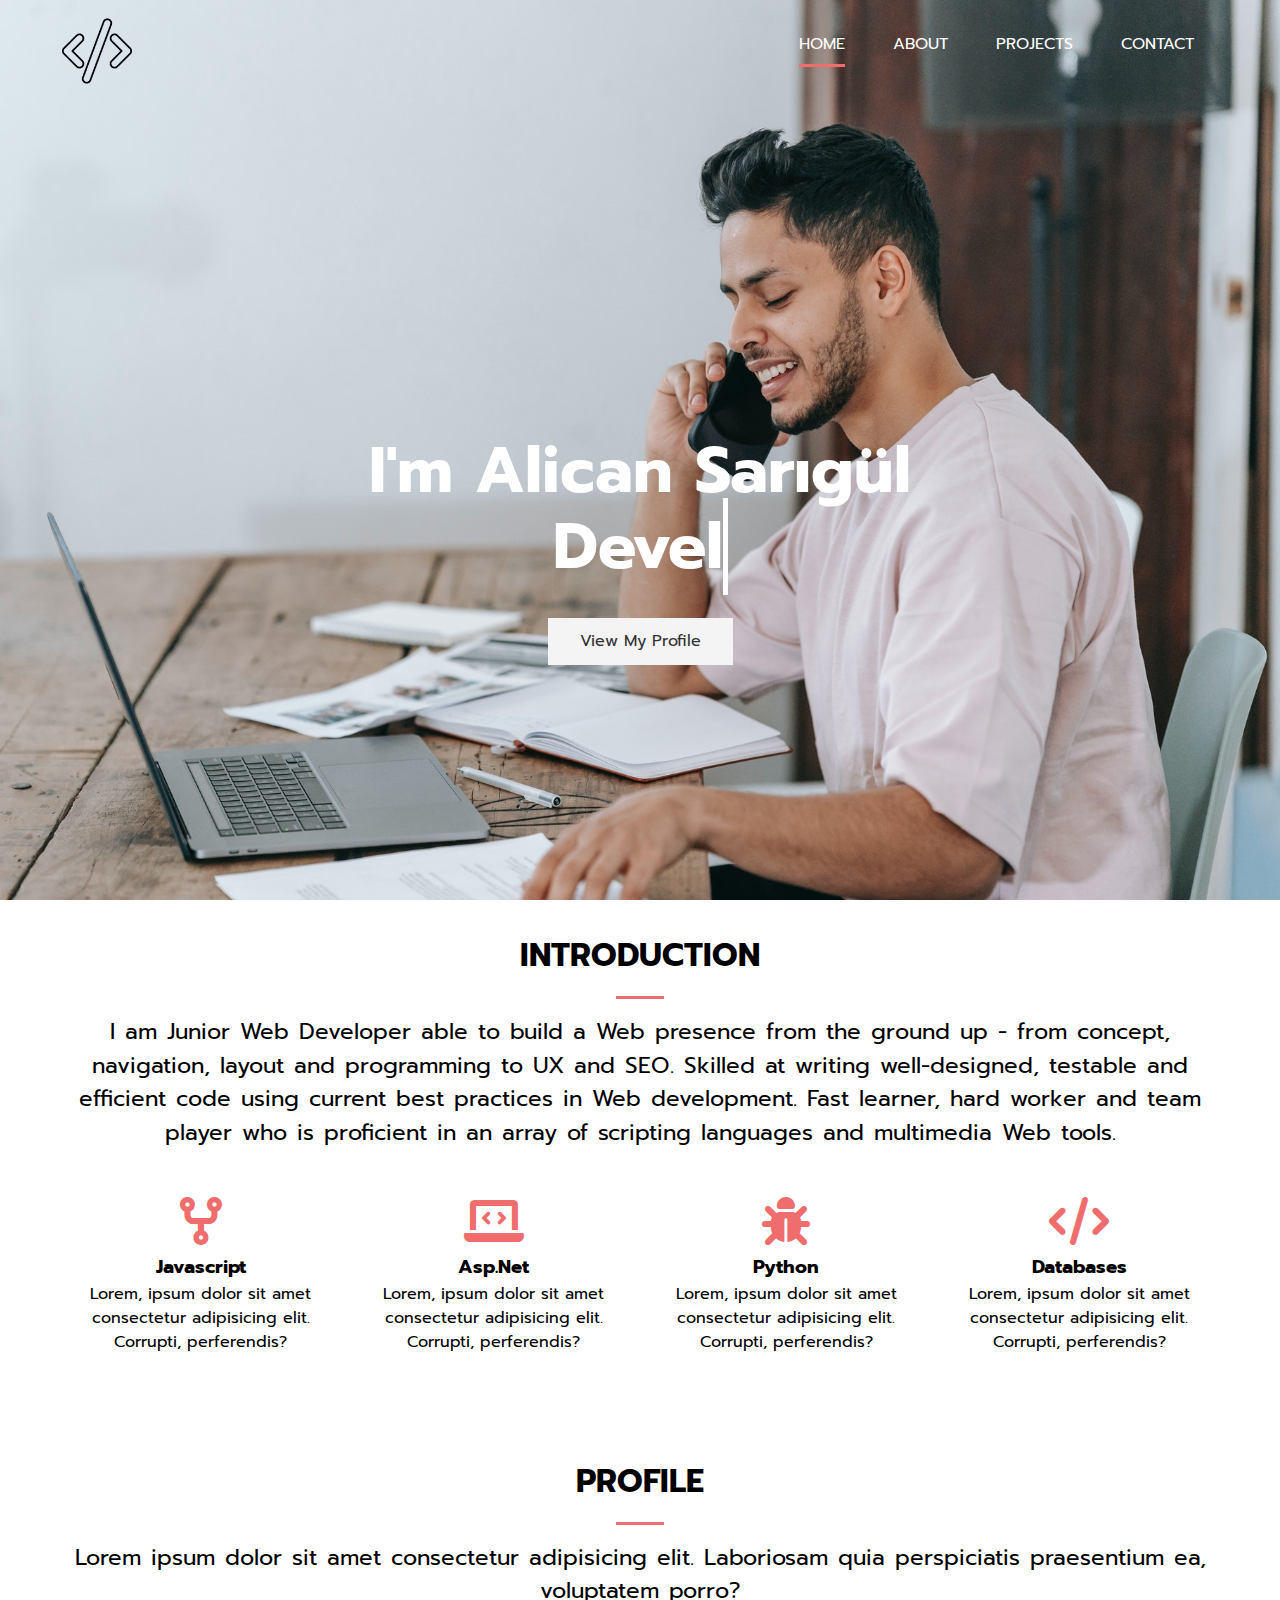
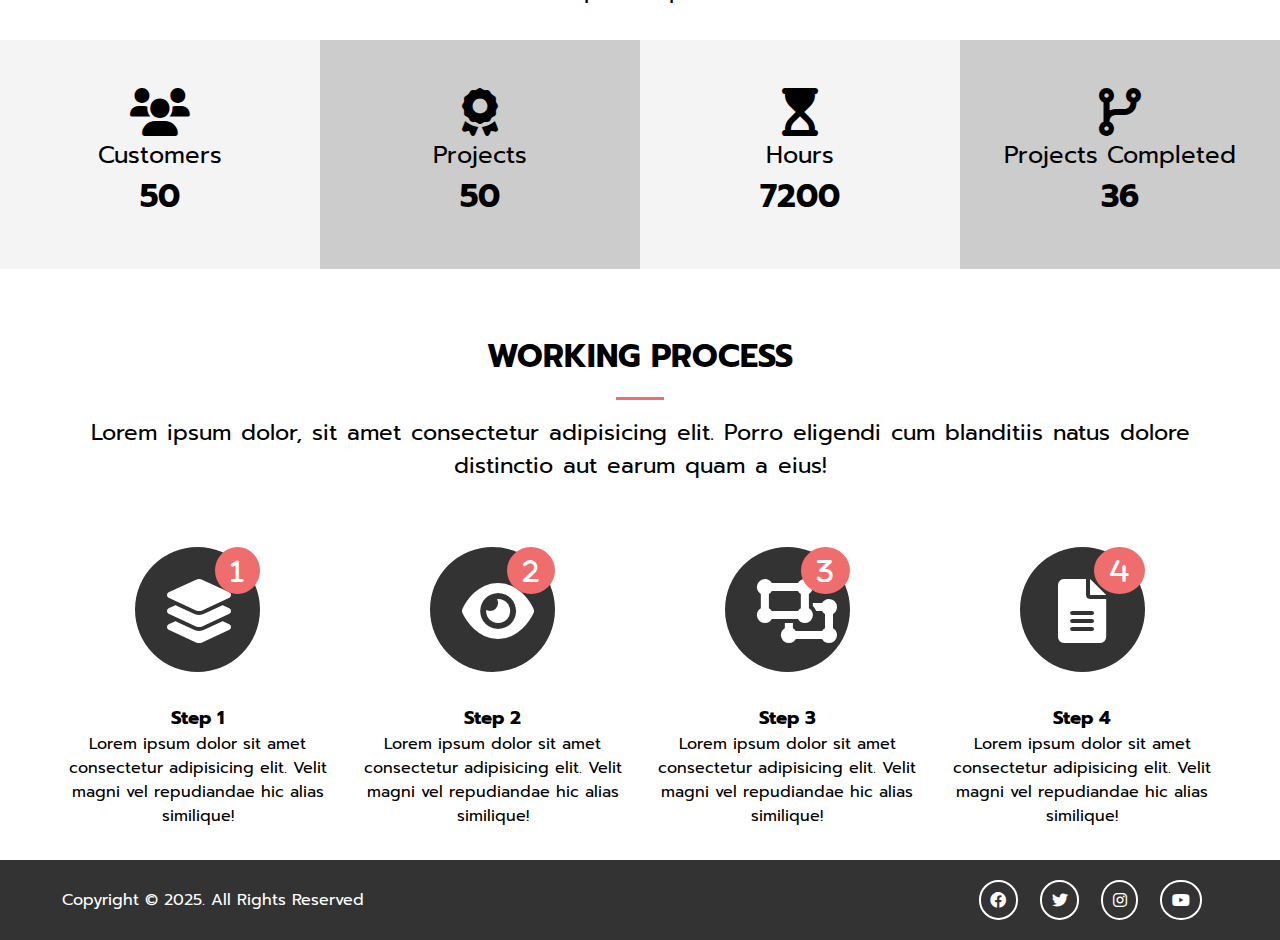
<file: freelancer/public/index.html>
<!DOCTYPE html>
<html lang="en">
<head>
    <meta charset="UTF-8">
    <meta name="viewport" content="width=device-width, initial-scale=1.0">
    <link rel="stylesheet" href="css/main.css">
    <link rel="stylesheet" href="https://cdnjs.cloudflare.com/ajax/libs/font-awesome/6.0.0/css/all.min.css" integrity="sha512-9usAa10IRO0HhonpyAIVpjrylPvoDwiPUiKdWk5t3PyolY1cOd4DSE0Ga+ri4AuTroPR5aQvXU9xC6qOPnzFeg==" crossorigin="anonymous" referrerpolicy="no-referrer">
    <link rel="stylesheet" href="https://fonts.googleapis.com/css2?family=Prompt&display=swap" rel="stylesheet">
    <link rel="stylesheet" href="https://cdnjs.cloudflare.com/ajax/libs/animate.css/4.1.1/animate.min.css"/>
    <title>Document</title>
</head>
<body>
    

    <!-- header -->
     <header id="header__home">
        <div class="container">
            <nav class="main-nav">
                <img src="img/logo.png" alt="" class="main-nav__logo">
                <ul class="main-nav__items">
                    <li><a href="index.html" class="active">Home</a></li>
                    <li><a href="about.html">About</a></li>
                    <li><a href="projects.html">Projects</a></li>
                    <li><a href="contact.html">Contact</a></li>
                </ul>
            </nav>
            <div class="header-content">
                <h1>I'm Alican Sarıgül
                    <span 
                    class="typewrite" 
                    data-period="1000"
                    data-type='["Developer","Designer","Freelancer"]'></span>
                </h1>
                <a href="" class="btn-light animate__animated animate__swing my-2">
                    View My Profile
                </a>
            </div>
        </div>
     </header>

     <!-- section a -->
     <section id="home__a" class="text-center py-2">
        <div class="container">
            <h2 class="section-title">Introduction</h2>
            <div class="border-bottom"></div>
            <p class="lead">
                I am Junior Web Developer able to build a Web presence from the ground up - from concept, navigation, layout and programming to UX and SEO. Skilled at writing well-designed, testable and efficient code using current best practices in Web development. Fast learner, hard worker and team player who is proficient in an array of scripting languages and multimedia Web tools.
            </p>
            <div class="skills my-3">
                <div>
                    <i class="fa-solid fa-code-fork fa-3x"></i>
                    <h3>Javascript</h3>
                    <p>Lorem, ipsum dolor sit amet consectetur adipisicing elit. Corrupti, perferendis?</p>
                </div>
                <div>
                    <i class="fa-solid fa-laptop-code fa-3x"></i>
                    <h3>Asp.Net</h3>
                    <p>Lorem, ipsum dolor sit amet consectetur adipisicing elit. Corrupti, perferendis?</p>
                </div>
                <div>
                    <i class="fa-solid fa-bug fa-3x"></i>
                    <h3>Python</h3>
                    <p>Lorem, ipsum dolor sit amet consectetur adipisicing elit. Corrupti, perferendis?</p>
                </div>
                <div>
                    <i class="fa-solid fa-code fa-3x"></i>
                    <h3>Databases</h3>
                    <p>Lorem, ipsum dolor sit amet consectetur adipisicing elit. Corrupti, perferendis?</p>
                </div>
            </div>
        </div>
     </section>
     <!-- section b -->
      <section id="home__b" class="text-center py-2">
        <div class="container">
            <h2 class="section-title">Profile</h2>
            <div class="border-bottom"></div>
            <p class="lead">
                Lorem ipsum dolor sit amet consectetur adipisicing elit. Laboriosam quia perspiciatis praesentium ea, voluptatem porro?
            </p>
        </div>
        <div class="profile">
            <div>
                <ul>
                    <li><i class="fas fa-users fa-3x"></i></li>
                    <li class="title">Customers</li>
                    <li class="number">50</li>
                </ul>
            </div>
            <div>
                <ul>
                    <li><i class="fas fa-award fa-3x"></i></li>
                    <li class="title">Projects</li>
                    <li class="number">50</li>
                </ul>
            </div>
            <div>
                <ul>
                    <li><i class="fas fa-hourglass-start fa-3x"></i></li>
                    <li class="title">Hours</li>
                    <li class="number">7200</li>
                </ul>
            </div>
            <div>
                <ul>
                    <li><i class="fas fa-code-branch fa-3x"></i></li>
                    <li class="title">Projects Completed</li>
                    <li class="number">36</li>
                </ul>
            </div>
        </div>
      </section>
      <!-- section c -->
      <section id="home__c" class="text-center py-2">
        <div class="container">
            <h2 class="section-title">Working Process</h2>
            <div class="border-bottom"></div>
            <p class="lead">Lorem ipsum dolor, sit amet consectetur adipisicing elit. Porro eligendi cum blanditiis natus dolore distinctio aut earum quam a eius!</p>
            <div class="process">
                <div>
                    <i class="fa-solid fa-layer-group fa-4x process__icon my-2">
                        <div class="process__step">1</div>
                    </i>
                    <h3>Step 1</h3>
                    <p>Lorem ipsum dolor sit amet consectetur adipisicing elit. Velit magni vel repudiandae hic alias similique!</p>
                </div>
                <div>
                    <i class="fa-solid fa-eye fa-4x process__icon my-2">
                        <div class="process__step">2</div>
                    </i>
                    <h3>Step 2</h3>
                    <p>Lorem ipsum dolor sit amet consectetur adipisicing elit. Velit magni vel repudiandae hic alias similique!</p>
                </div>
                <div>
                    <i class="fas fa-object-ungroup fa-4x process__icon my-2">
                        <div class="process__step">3</div>
                    </i>
                    <h3>Step 3</h3>
                    <p>Lorem ipsum dolor sit amet consectetur adipisicing elit. Velit magni vel repudiandae hic alias similique!</p>
                </div>
                <div>
                    <i class="fas fa-file-alt fa-4x process__icon my-2">
                        <div class="process__step">4</div>
                    </i>
                    <h3>Step 4</h3>
                    <p>Lorem ipsum dolor sit amet consectetur adipisicing elit. Velit magni vel repudiandae hic alias similique!</p>
                </div>
            </div>
        </div>
      </section>
      <!-- footer -->
      <footer id="main-footer">
        <div class="footer-content container">
            <p>Copyright &copy; 2025. All Rights Reserved</p>
            <div class="social">
                <i class="fab fa-facebook"></i>
                <i class="fab fa-twitter"></i>
                <i class="fab fa-instagram"></i>
                <i class="fab fa-youtube"></i>
            </div>
        </div>
      </footer>
<script src="js/jquery.min.js"></script>
<script src="js/type-writer.js"></script>
</body>
</html>
</file>
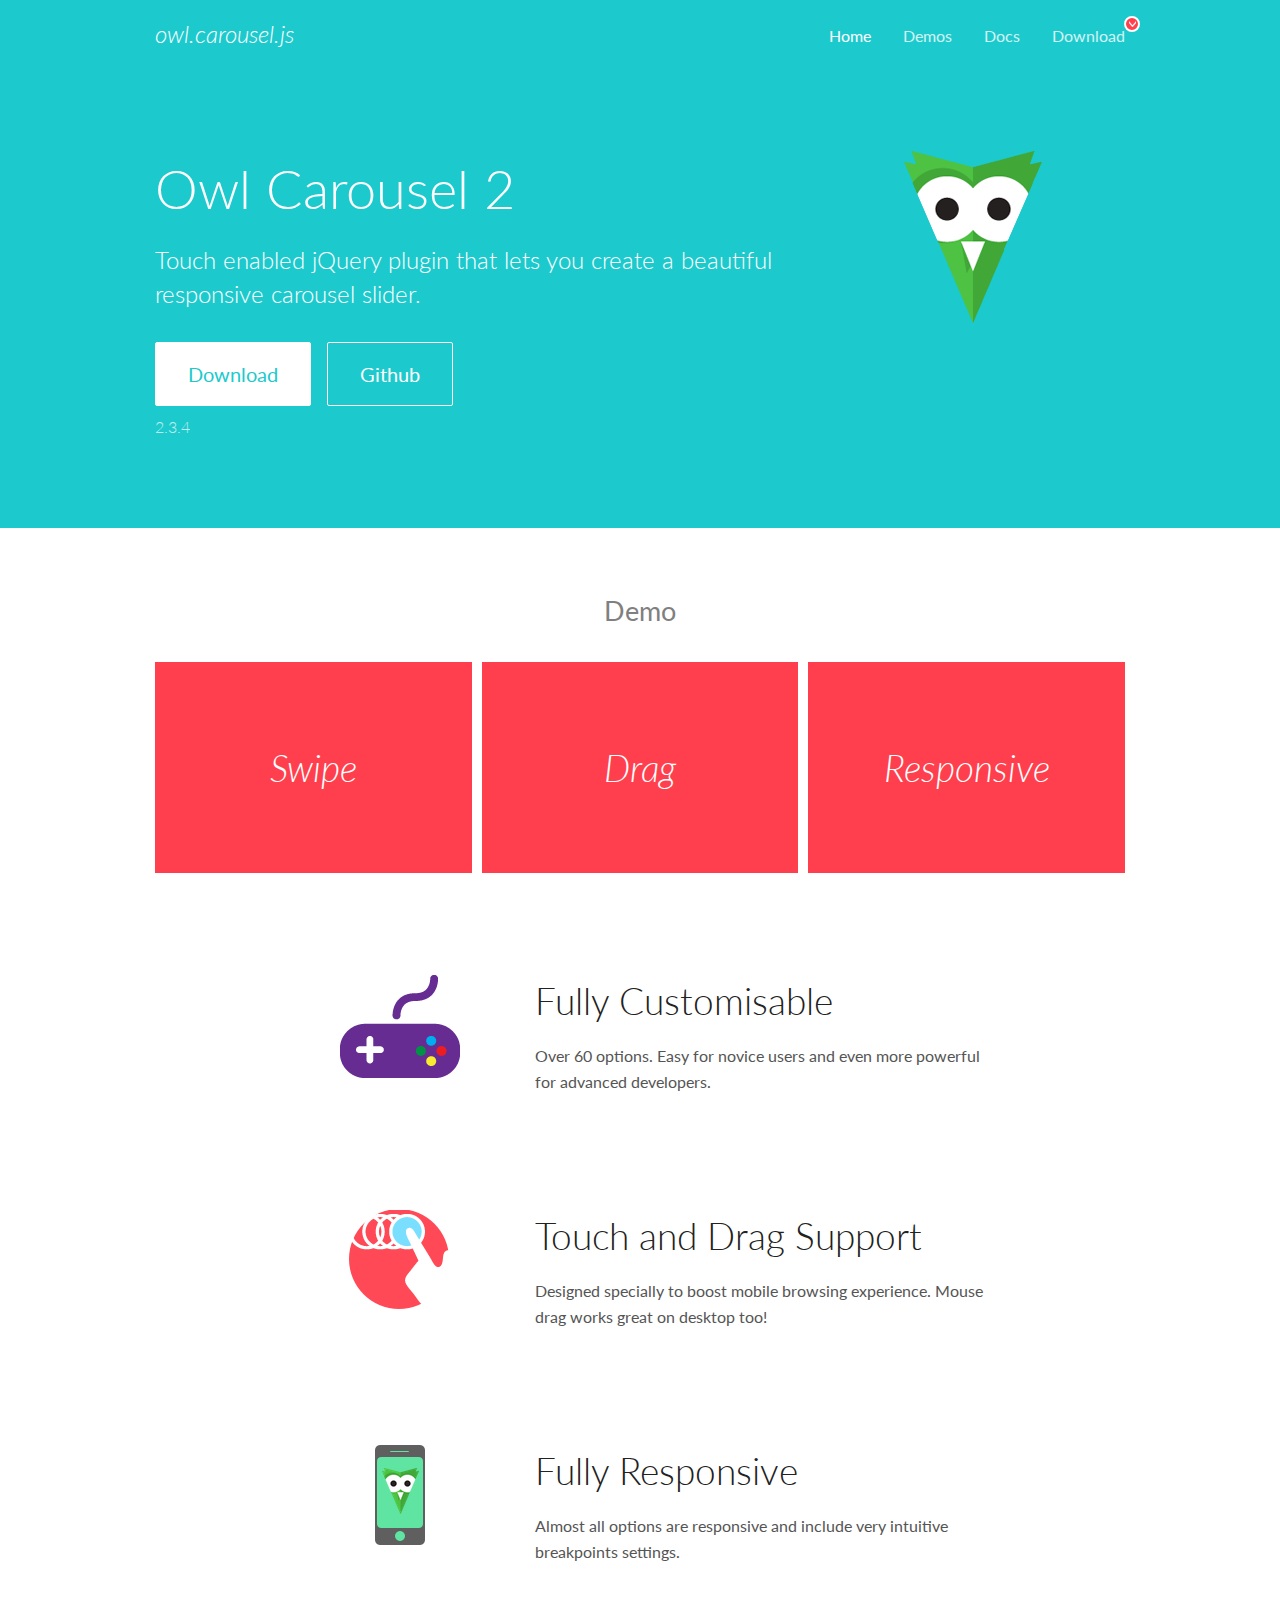
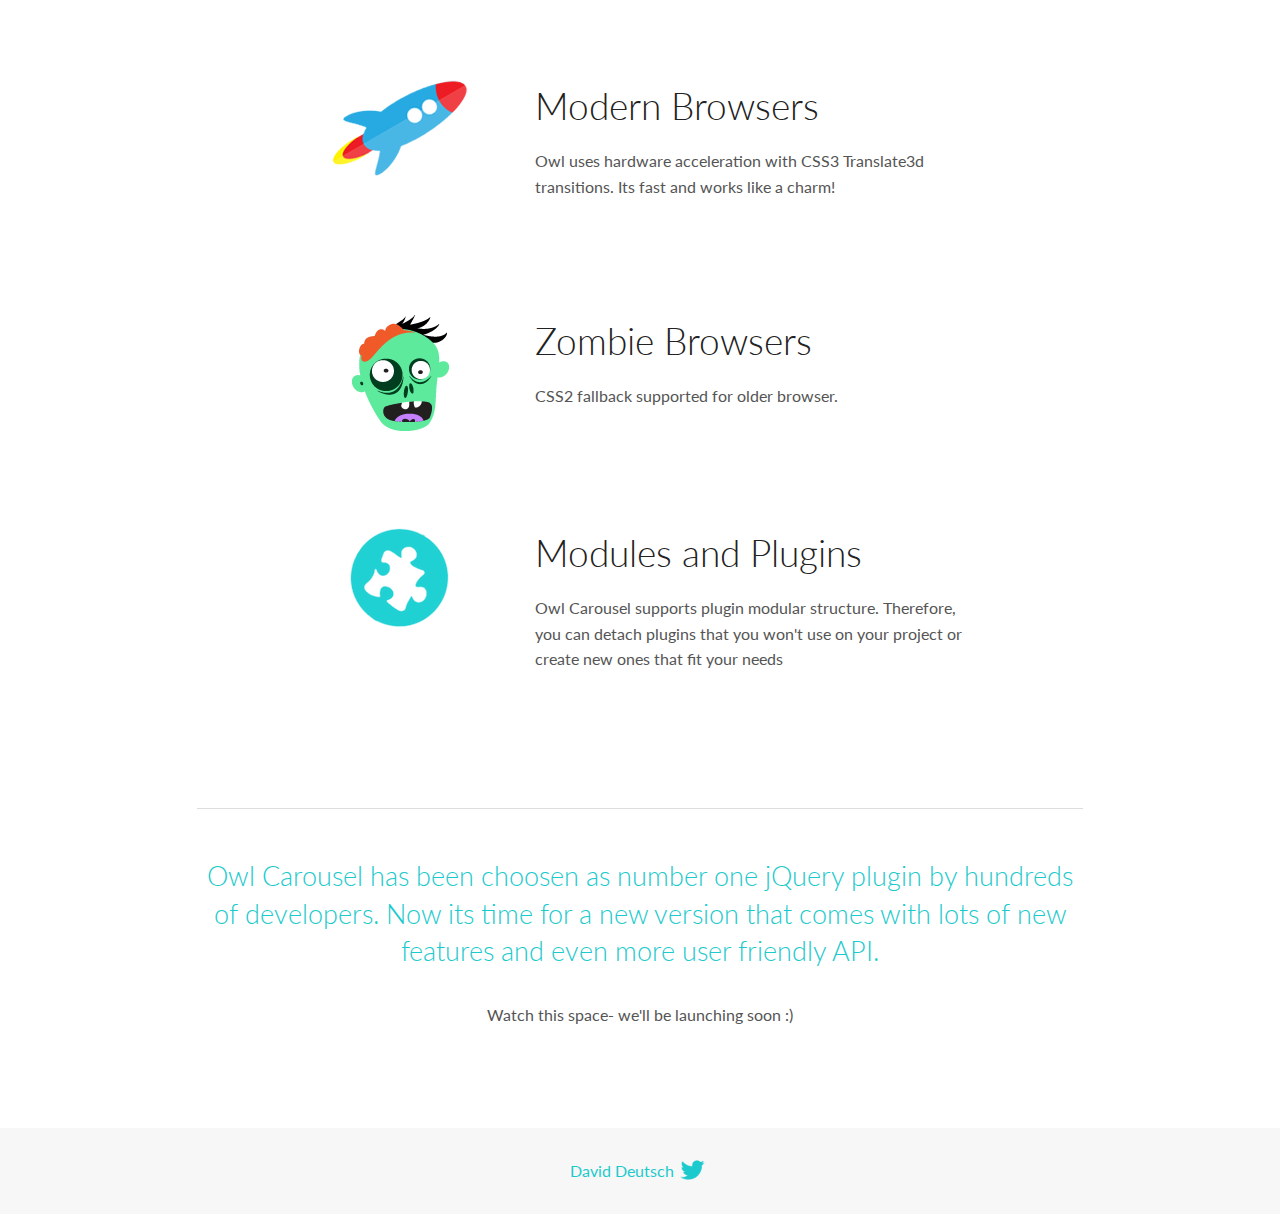
<file: freelancer/node_modules/owl.carousel/docs/index.html>
<!DOCTYPE html>
<html lang="en">
  <head>

    <!-- head -->
    <meta charset="utf-8">
    <meta name="msapplication-tap-highlight" content="no" />
    <meta name="viewport" content="width=device-width, initial-scale=1.0" />
    <meta name="description" content="Touch enabled jQuery plugin that lets you create beautiful responsive carousel slider.">
    <meta name="author" content="David Deutsch">
    <title>
      Home | Owl Carousel | 2.3.4
    </title>

    <!-- Stylesheets -->
    <link href='https://fonts.googleapis.com/css?family=Lato:300,400,700,400italic,300italic' rel='stylesheet' type='text/css'>
    <link rel="stylesheet" href="assets/css/docs.theme.min.css">

    <!-- Owl Stylesheets -->
    <link rel="stylesheet" href="assets/owlcarousel/assets/owl.carousel.min.css">
    <link rel="stylesheet" href="assets/owlcarousel/assets/owl.theme.default.min.css">

    <!-- HTML5 shim and Respond.js IE8 support of HTML5 elements and media queries -->

    <!--[if lt IE 9]>
      <script src="https://oss.maxcdn.com/libs/html5shiv/3.7.0/html5shiv.js"></script>
      <script src="https://oss.maxcdn.com/libs/respond.js/1.3.0/respond.min.js"></script>
    <![endif]-->

    <!-- Favicons -->
    <link rel="apple-touch-icon-precomposed" sizes="144x144" href="assets/ico/apple-touch-icon-144-precomposed.png">
    <link rel="shortcut icon" href="assets/ico/favicon.png">
    <link rel="shortcut icon" href="favicon.ico">

    <!-- Yeah i know js should not be in header. Its required for demos.-->

    <!-- javascript -->
    <script src="assets/vendors/jquery.min.js"></script>
    <script src="assets/owlcarousel/owl.carousel.js"></script>
  </head>
  <body>

    <!-- header -->
    <header class="header">
      <div class="row">
        <div class="large-12 columns">
          <div class="brand left">
            <h3>
              <a href="/OwlCarousel2/">owl.carousel.js</a> 
            </h3>
          </div>
          <a id="toggle-nav" class="right">
            <span></span> <span></span> <span></span> 
          </a> 
          <div class="nav-bar">
            <ul class="clearfix">
              <li class="active">
                <a href="/OwlCarousel2/index.html">Home</a> 
              </li>
              <li> <a href="/OwlCarousel2/demos/demos.html">Demos</a>  </li>
              <li> <a href="/OwlCarousel2/docs/started-welcome.html">Docs</a>  </li>
              <li>
                <a href="https://github.com/OwlCarousel2/OwlCarousel2/archive/2.3.4.zip">Download</a> 
                <span class="download"></span> 
              </li>
            </ul>
          </div>
        </div>
      </div>
    </header>

    <!-- home panel -->
    <section id="hero">
      <div class="row">
        <div class="large-8 medium-8 columns">
          <h1>Owl Carousel 2</h1>
          <h4>Touch enabled jQuery plugin that lets you create a beautiful responsive carousel slider.</h4>
          <a href="https://github.com/OwlCarousel2/OwlCarousel2/archive/2.3.4.zip" class="hero-button">Download</a> 
          <a href="https://github.com/OwlCarousel2/OwlCarousel2" class="hero-button outline">Github</a> 
          <p>2.3.4</p>
        </div>
        <div class="large-4 medium-4 columns">
          <img class="owl-logo" src="assets/img/owl-logo.png" alt="mr. Owl">
        </div>
      </div>
    </section>

    <!-- body -->
    <div class="home-demo">
      <div class="row">
        <div class="large-12 columns">
          <h3>Demo</h3>
          <div class="owl-carousel">
            <div class="item">
              <h2>Swipe</h2>
            </div>
            <div class="item">
              <h2>Drag</h2>
            </div>
            <div class="item">
              <h2>Responsive</h2>
            </div>
            <div class="item">
              <h2>CSS3</h2>
            </div>
            <div class="item">
              <h2>Fast</h2>
            </div>
            <div class="item">
              <h2>Easy</h2>
            </div>
            <div class="item">
              <h2>Free</h2>
            </div>
            <div class="item">
              <h2>Upgradable</h2>
            </div>
            <div class="item">
              <h2>Tons of options</h2>
            </div>
            <div class="item">
              <h2>Infinity</h2>
            </div>
            <div class="item">
              <h2>Auto Width</h2>
            </div>
          </div>
        </div>
      </div>
    </div>
    <script>
      var owl = $('.owl-carousel');
      owl.owlCarousel({
        margin: 10,
        loop: true,
        responsive: {
          0: {
            items: 1
          },
          600: {
            items: 2
          },
          1000: {
            items: 3
          }
        }
      })
    </script>

    <!-- features -->
    <div id="features">
      <div class="row">
        <div class="small-12 medium-9 small-centered columns">
          <section class="row feature">
            <div class="medium-4 small-12 columns">
              <img src="assets/img/feature-options.png" alt="">
            </div>
            <div class="medium-8 small-12 columns">
              <h2>Fully Customisable</h2>
              <p>Over 60 options. Easy for novice users and even more powerful for advanced developers.</p>
            </div>
          </section>
          <section class="row feature">
            <div class="medium-4 small-12 columns">
              <img src="assets/img/feature-drag.png" alt="">
            </div>
            <div class="medium-8 small-12 columns">
              <h2>Touch and Drag Support</h2>
              <p>Designed specially to boost mobile browsing experience. Mouse drag works great on desktop too!</p>
            </div>
          </section>
          <section class="row feature">
            <div class="medium-4 small-12 columns">
              <img src="assets/img/feature-responsive.png" alt="">
            </div>
            <div class="medium-8 small-12 columns">
              <h2>Fully Responsive</h2>
              <p>Almost all options are responsive and include very intuitive breakpoints settings.</p>
            </div>
          </section>
          <section class="row feature">
            <div class="medium-4 small-12 columns">
              <img src="assets/img/feature-modern.png" alt="">
            </div>
            <div class="medium-8 small-12 columns">
              <h2>Modern Browsers</h2>
              <p>Owl uses hardware acceleration with CSS3 Translate3d transitions. Its fast and works like a charm! </p>
            </div>
          </section>
          <section class="row feature">
            <div class="medium-4 small-12 columns">
              <img src="assets/img/feature-zombie.png" alt="">
            </div>
            <div class="medium-8 small-12 columns">
              <h2>Zombie Browsers</h2>
              <p>CSS2 fallback supported for older browser.</p>
            </div>
          </section>
          <section class="row feature">
            <div class="medium-4 small-12 columns">
              <img src="assets/img/feature-module.png" alt="">
            </div>
            <div class="medium-8 small-12 columns">
              <h2>Modules and Plugins</h2>
              <p>Owl Carousel supports plugin modular structure. Therefore, you can detach plugins that you won&#x27;t use on your project or create new ones that fit your needs</p>
            </div>
          </section>
        </div>
      </div>
    </div>

    <!-- footer -->
    <section id="teaser-text">
      <div class="row">
        <div class="small-12 medium-11 small-centered columns">
          <hr>
          <h3 id="owl-carousel-has-been-choosen-as-number-one-jquery-plugin-by-hundreds-of-developers-now-its-time-for-a-new-version-that-comes-with-lots-of-new-features-and-even-more-user-friendly-api-">Owl Carousel has been choosen as number one jQuery plugin by hundreds of developers. Now its time for a new version that comes with lots of new features and even more user friendly API.</h3>
          <p>Watch this space- we&#39;ll be launching soon :)</p>
        </div>
      </div>
    </section>

    <!-- footer -->
    <footer class="footer">
      <div class="row">
        <div class="large-12 columns">
          <h5>
            <a href="/OwlCarousel2/docs/support-contact.html">David Deutsch</a> 
            <a id="custom-tweet-button" href="https://twitter.com/share?url=https://github.com/OwlCarousel2/OwlCarousel2&text=Owl Carousel - This is so awesome! " target="_blank"></a> 
          </h5>
        </div>
      </div>
    </footer>

    <!-- vendors -->
    <script src="assets/vendors/highlight.js"></script>
    <script src="assets/js/app.js"></script>
  </body>
</html>
</file>
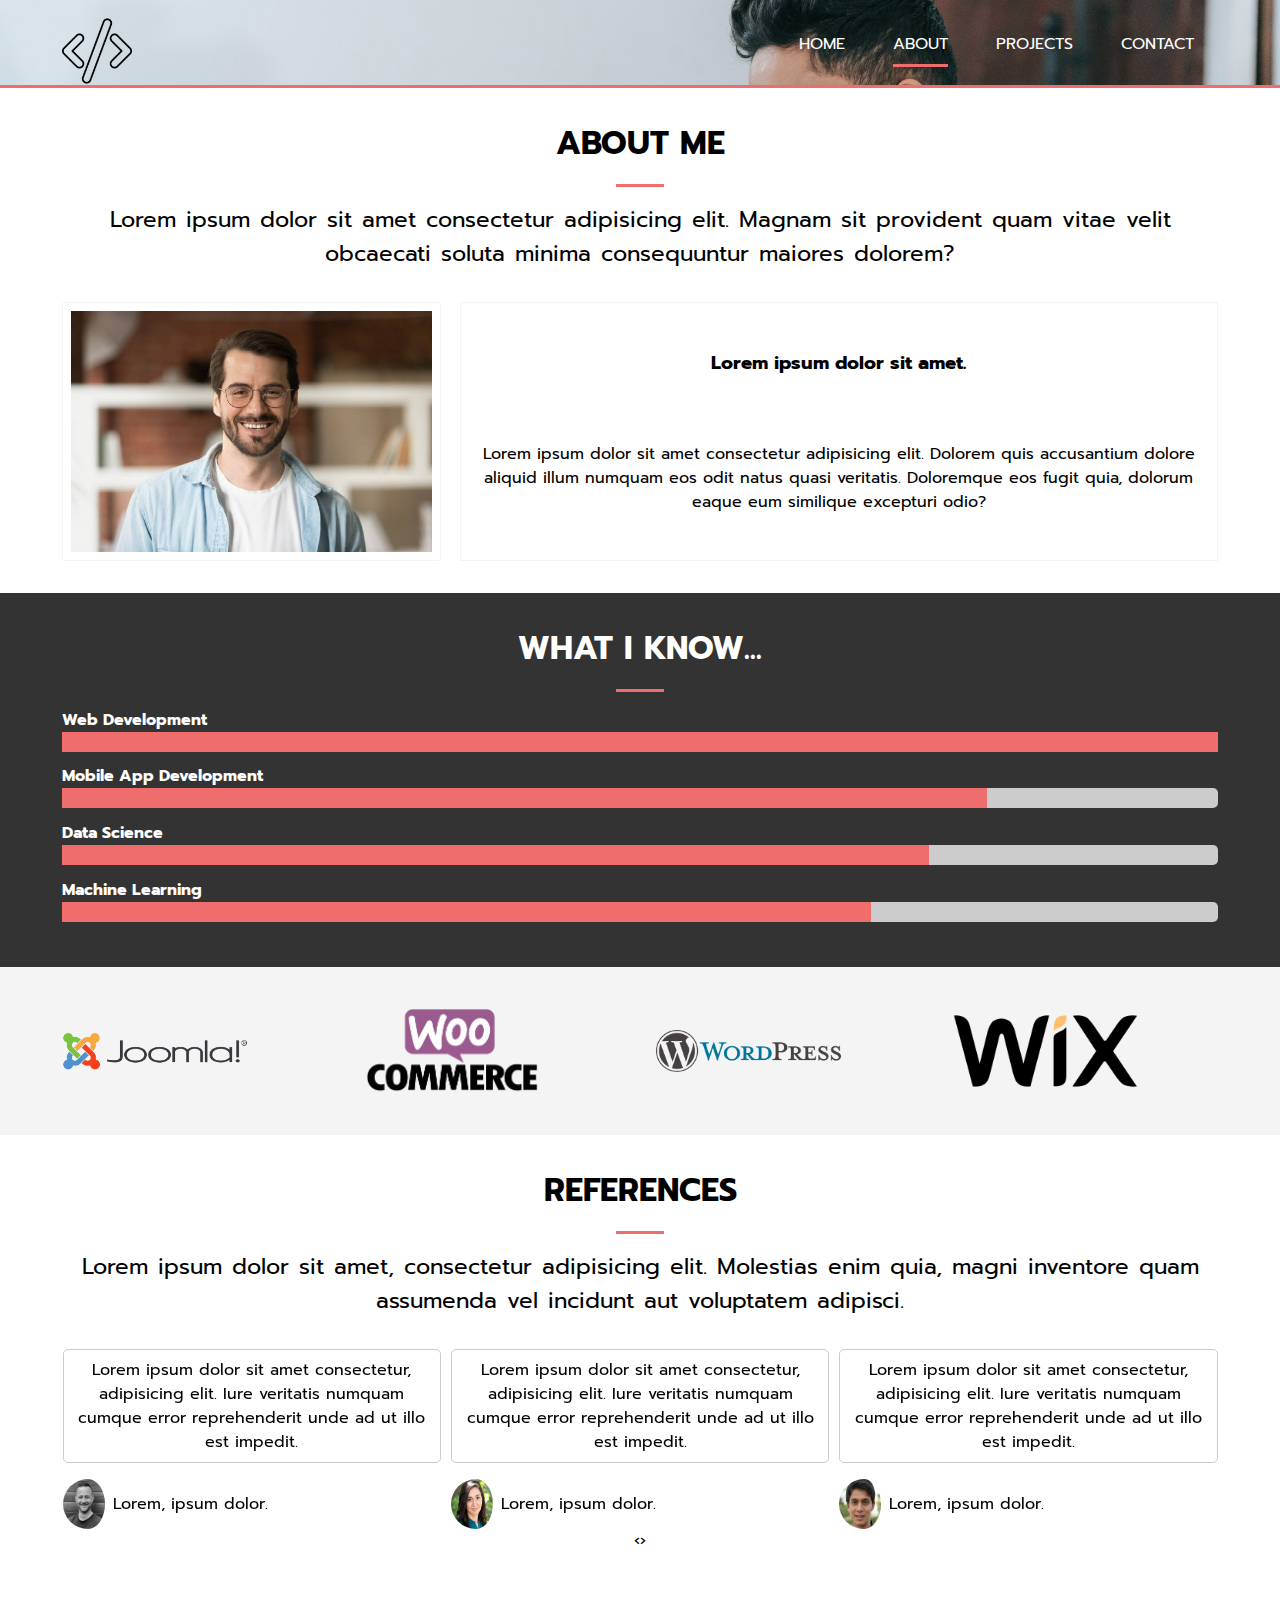
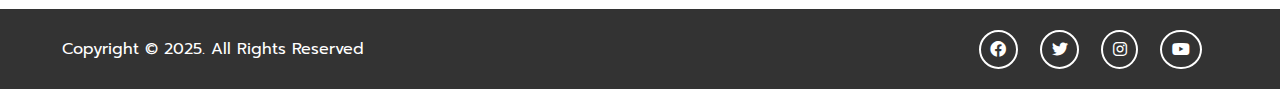
<file: freelancer/public/about.html>
<!DOCTYPE html>
<html lang="en">
<head>
    <meta charset="UTF-8">
    <meta name="viewport" content="width=device-width, initial-scale=1.0">
    <link rel="stylesheet" href="css/main.css">
    <link rel="stylesheet" href="https://cdnjs.cloudflare.com/ajax/libs/font-awesome/6.0.0/css/all.min.css" integrity="sha512-9usAa10IRO0HhonpyAIVpjrylPvoDwiPUiKdWk5t3PyolY1cOd4DSE0Ga+ri4AuTroPR5aQvXU9xC6qOPnzFeg==" crossorigin="anonymous" referrerpolicy="no-referrer">
    <link rel="stylesheet" href="https://fonts.googleapis.com/css2?family=Prompt&display=swap" rel="stylesheet">
    <link rel="stylesheet" href="https://cdnjs.cloudflare.com/ajax/libs/animate.css/4.1.1/animate.min.css"/>
    <link rel="stylesheet" href="../node_modules/owl.carousel/dist/assets/owl.carousel.min.css">
    <title>Document</title>
</head>
<body>
    

    <!-- header -->
     <header id="header__inner">
        <div class="container">
            <nav class="main-nav">
                <img src="img/logo.png" alt="" class="main-nav__logo">
                <ul class="main-nav__items">
                    <li><a href="index.html">Home</a></li>
                    <li><a href="about.html" class="active">About</a></li>
                    <li><a href="projects.html">Projects</a></li>
                    <li><a href="contact.html">Contact</a></li>
                </ul>
            </nav>
        </div>
     </header>

    <!-- section a  -->
     <section id="about-a" class="text-center py-2">
        <div class="container">
            <h2 class="section-title">About Me</h2>
            <div class="border-bottom"></div>
            <p class="lead">Lorem ipsum dolor sit amet consectetur adipisicing elit. Magnam sit provident quam vitae velit obcaecati soluta minima consequuntur maiores dolorem?</p>
            <div class="info">
                <img src="img/about.jpeg" alt="" class="info__image">
                <div class="info__bio">
                    <h3>Lorem ipsum dolor sit amet.</h3>
                    <p>Lorem ipsum dolor sit amet consectetur adipisicing elit. Dolorem quis accusantium dolore aliquid illum numquam eos odit natus quasi veritatis. Doloremque eos fugit quia, dolorum eaque eum similique excepturi odio?</p>
                </div>
            </div>
        </div>
     </section>

     <!-- section b -->
    <section id="about-b" class="bg-dark py-2">
        <div class="container">
            <h2 class="section-title">What I Know...</h2>
            <div class="border-bottom"></div>
            <div id="progress-bars">
                <h4>Web Development</h4>
                <div class="progress">
                    <div style="width: 100%;"></div>
                </div>
                <h4>Mobile App Development</h4>
                <div class="progress">
                    <div style="width: 80%;"></div>
                </div>
                <h4>Data Science</h4>
                <div class="progress">
                    <div style="width: 75%;"></div>
                </div>
                <h4>Machine Learning</h4>
                <div class="progress">
                    <div style="width: 70%;"></div>
                </div>
            </div>
        </div>
    </section>

    <!-- section c -->
    <section id="about-c" class="bg-light py-2">
        <div class="container">
            <div class="about-logos">
                <img src="img/joomla.png" alt="">
                <img src="img/woocommerce.png" alt="">
                <img src="img/wordpress.png" alt="">
                <img src="img/wix.png" alt="">
            </div>
        </div>
    </section>

    <!-- section d -->

    <section id="about-d" class="text-center py-2">
        <div class="container">
            <h2 class="section-title">References</h2>
            <div class="border-bottom"></div>
            <p class="lead">Lorem ipsum dolor sit amet, consectetur adipisicing elit. Molestias enim quia, magni inventore quam assumenda vel incidunt aut voluptatem adipisci.</p>
            <div class="references owl-carousel owl-theme">
                <div>
                    <p>Lorem ipsum dolor sit amet consectetur, adipisicing elit. Iure veritatis numquam cumque error reprehenderit unde ad ut illo est impedit.</p>
                    <ul>
                        <li><img src="img/user-1.jpeg" alt=""></li>
                        <li>Lorem, ipsum dolor.</li>
                    </ul>
                </div>
                <div>
                    <p>Lorem ipsum dolor sit amet consectetur, adipisicing elit. Iure veritatis numquam cumque error reprehenderit unde ad ut illo est impedit.</p>
                    <ul>
                        <li><img src="img/user-2.jpeg" alt=""></li>
                        <li>Lorem, ipsum dolor.</li>
                    </ul>
                </div>
                <div>
                    <p>Lorem ipsum dolor sit amet consectetur, adipisicing elit. Iure veritatis numquam cumque error reprehenderit unde ad ut illo est impedit.</p>
                    <ul>
                        <li><img src="img/user-3.jpeg" alt=""></li>
                        <li>Lorem, ipsum dolor.</li>
                    </ul>
                </div>
                <div>
                    <p>Lorem ipsum dolor sit amet consectetur, adipisicing elit. Iure veritatis numquam cumque error reprehenderit unde ad ut illo est impedit.</p>
                    <ul>
                        <li><img src="img/user-4.jpeg" alt=""></li>
                        <li>Lorem, ipsum dolor.</li>
                    </ul>
                </div>
                <div>
                    <p>Lorem ipsum dolor sit amet consectetur, adipisicing elit. Iure veritatis numquam cumque error reprehenderit unde ad ut illo est impedit.</p>
                    <ul>
                        <li><img src="img/user-1.jpeg" alt=""></li>
                        <li>Lorem, ipsum dolor.</li>
                    </ul>
                </div>
            </div>
        </div>
    </section>
      
    <!-- footer -->
      <footer id="main-footer">
        <div class="footer-content container">
            <p>Copyright &copy; 2025. All Rights Reserved</p>
            <div class="social">
                <i class="fab fa-facebook"></i>
                <i class="fab fa-twitter"></i>
                <i class="fab fa-instagram"></i>
                <i class="fab fa-youtube"></i>
            </div>
        </div>
      </footer>

      <script src="js/jquery.min.js"></script>
      <script src="js/owl.carousel.js"></script>
      <script>
        $('.owl-carousel').owlCarousel({
            loop:true,
            margin:10,
            nav:true,
            autoplay:true,
            autoplayTimeout:3000,
            responsive:{
                0:{
                    items:1
                },
                600:{
                    items:2
                },
                1000:{
                    items:3
                }
            }
        })
      </script>
</body>
</html>
</file>
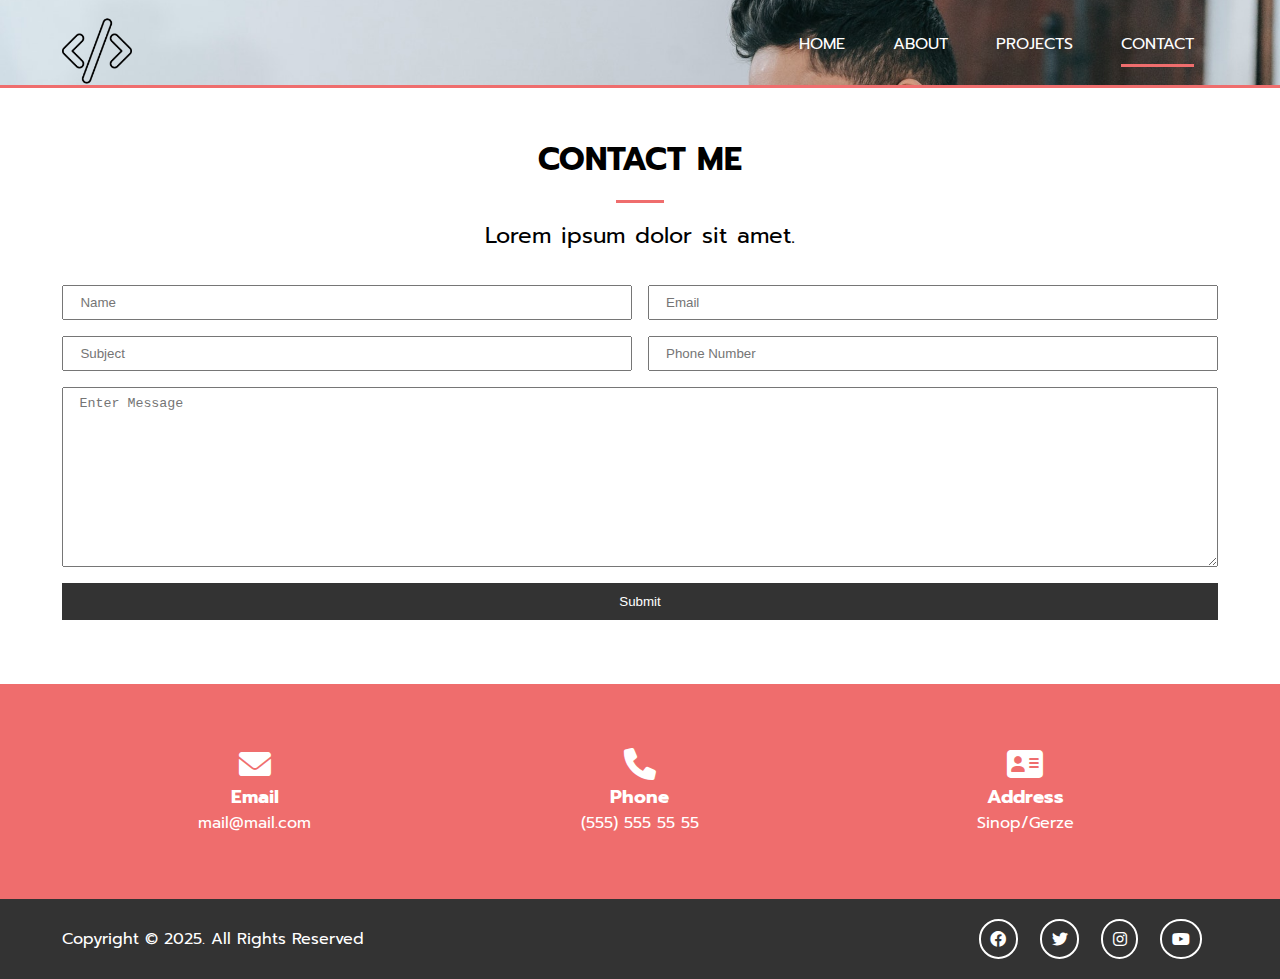
<file: freelancer/public/contact.html>
<!DOCTYPE html>
<html lang="en">
<head>
    <meta charset="UTF-8">
    <meta name="viewport" content="width=device-width, initial-scale=1.0">
    <link rel="stylesheet" href="css/main.css">
    <link rel="stylesheet" href="https://cdnjs.cloudflare.com/ajax/libs/font-awesome/6.0.0/css/all.min.css" integrity="sha512-9usAa10IRO0HhonpyAIVpjrylPvoDwiPUiKdWk5t3PyolY1cOd4DSE0Ga+ri4AuTroPR5aQvXU9xC6qOPnzFeg==" crossorigin="anonymous" referrerpolicy="no-referrer">
    <link rel="stylesheet" href="https://fonts.googleapis.com/css2?family=Prompt&display=swap" rel="stylesheet">
    <link rel="stylesheet" href="https://cdnjs.cloudflare.com/ajax/libs/animate.css/4.1.1/animate.min.css"/>
    <link rel="stylesheet" href="../node_modules/owl.carousel/dist/assets/owl.carousel.min.css">
    <link rel="stylesheet" href="../node_modules/lightbox2/dist/css/lightbox.min.css">
    <title>Document</title>
</head>
<body>
    

    <!-- header -->
     <header id="header__inner">
        <div class="container">
            <nav class="main-nav">
                <img src="img/logo.png" alt="" class="main-nav__logo">
                <ul class="main-nav__items">
                    <li><a href="index.html">Home</a></li>
                    <li><a href="about.html">About</a></li>
                    <li><a href="projects.html">Projects</a></li>
                    <li><a href="contact.html" class="active">Contact</a></li>
                </ul>
            </nav>
        </div>
     </header>

     <section id="contact-a" class="text-center py-3">
        <div class="container">
            <h2 class="section-title">Contact Me</h2>
            <div class="border-bottom"></div>
            <p class="lead">Lorem ipsum dolor sit amet.</p>
            <form>
                <div class="form-fields">
                    <input type="text" class="name input" name="fullname" id="fullname" placeholder="Name">
                    <input type="text" class="subject input" name="subject" id="subject" placeholder="Subject">
                    <input type="email" class="email input" name="email" id="email" placeholder="Email">
                    <input type="tel" class="phone input" name="phone" id="phone" placeholder="Phone Number">
                    <textarea name="message" class="message input" id="message" placeholder="Enter Message"></textarea>
                    <button type="submit" class="btn-dark">Submit</button>
                </div>
            </form>
        </div>
     </section>

     <section id="contact-b" class="bg-primary py-4">
        <div class="container">
            <div class="contact-info">
                <div>
                    <i class="fas fa-envelope fa-2x"></i>
                    <h3>Email</h3>
                    <p>mail@mail.com</p>
                </div>
                <div>
                    <i class="fas fa-phone fa-2x"></i>
                    <h3>Phone</h3>
                    <p>(555) 555 55 55</p>
                </div>
                <div>
                    <i class="fas fa-address-card fa-2x"></i>
                    <h3>Address</h3>
                    <p>Sinop/Gerze</p>
                </div>
            </div>
        </div>
     </section>
      
    <!-- footer -->
      <footer id="main-footer">
        <div class="footer-content container">
            <p>Copyright &copy; 2025. All Rights Reserved</p>
            <div class="social">
                <i class="fab fa-facebook"></i>
                <i class="fab fa-twitter"></i>
                <i class="fab fa-instagram"></i>
                <i class="fab fa-youtube"></i>
            </div>
        </div>
      </footer>

</body>
</html>
</file>
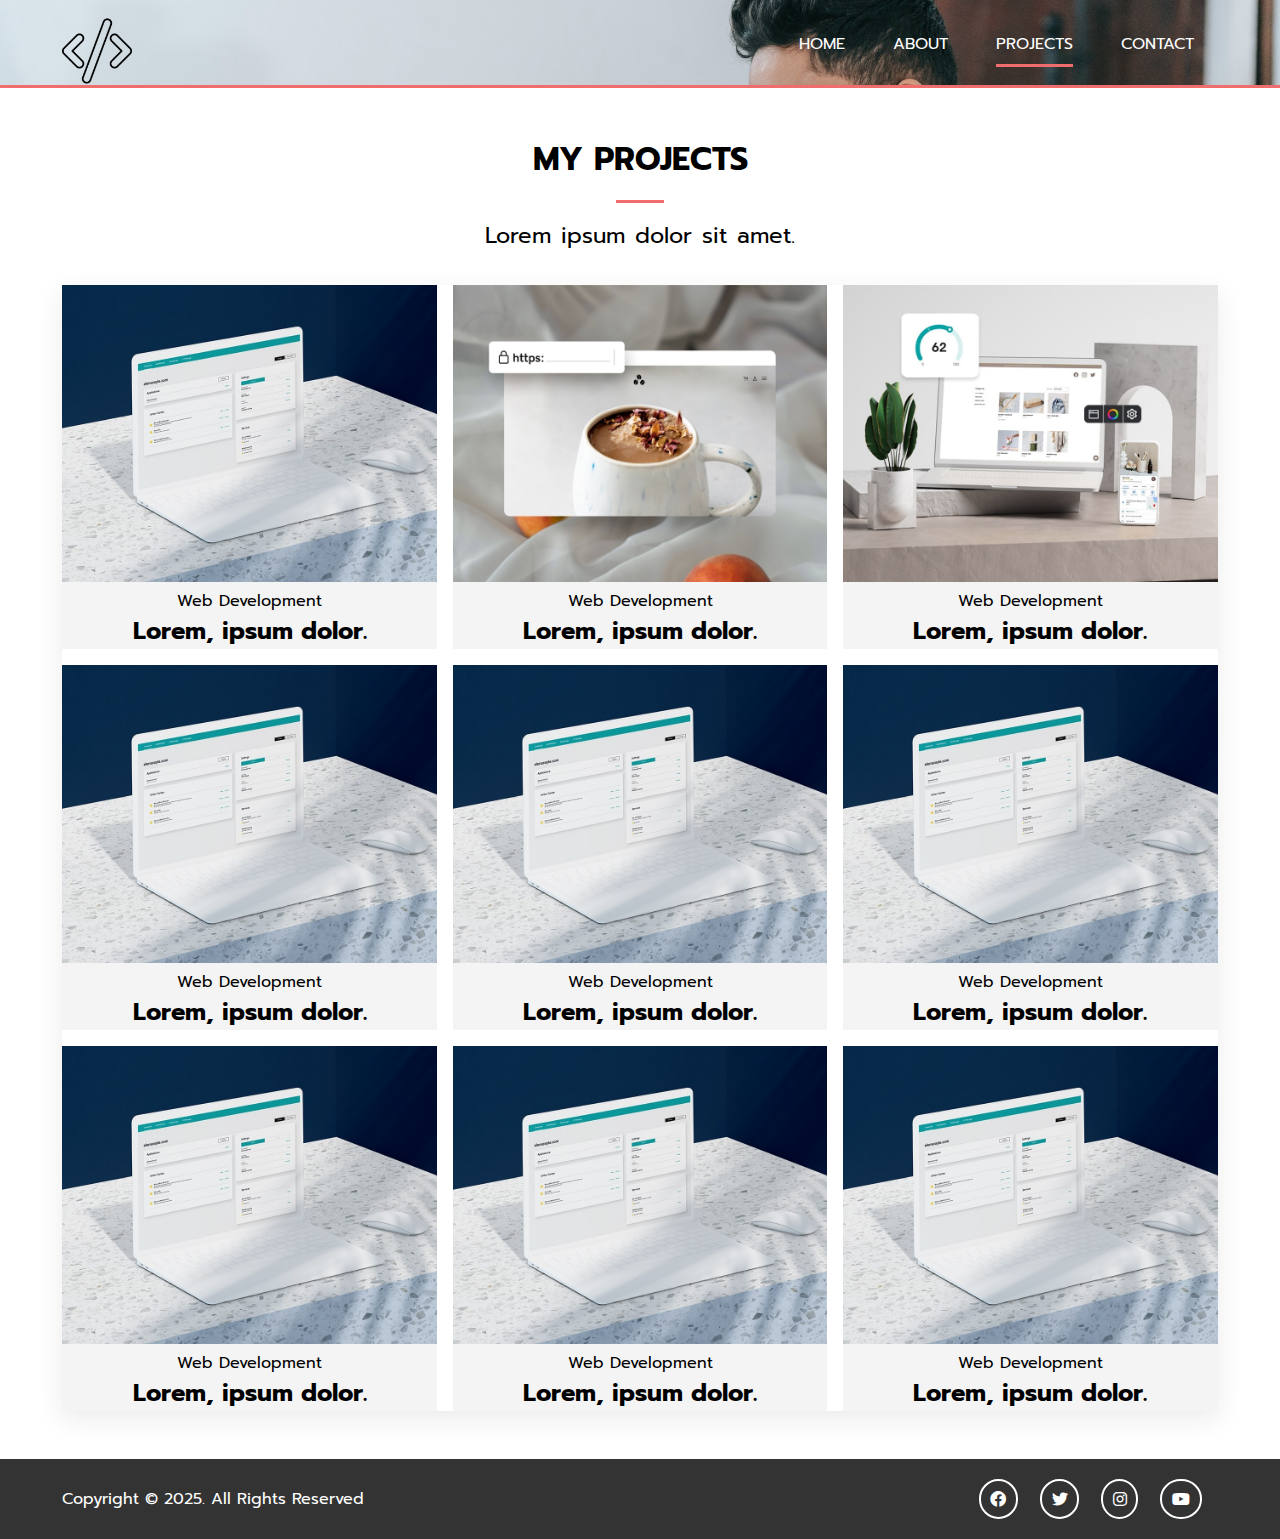
<file: freelancer/public/projects.html>
<!DOCTYPE html>
<html lang="en">
<head>
    <meta charset="UTF-8">
    <meta name="viewport" content="width=device-width, initial-scale=1.0">
    <link rel="stylesheet" href="css/main.css">
    <link rel="stylesheet" href="https://cdnjs.cloudflare.com/ajax/libs/font-awesome/6.0.0/css/all.min.css" integrity="sha512-9usAa10IRO0HhonpyAIVpjrylPvoDwiPUiKdWk5t3PyolY1cOd4DSE0Ga+ri4AuTroPR5aQvXU9xC6qOPnzFeg==" crossorigin="anonymous" referrerpolicy="no-referrer">
    <link rel="stylesheet" href="https://fonts.googleapis.com/css2?family=Prompt&display=swap" rel="stylesheet">
    <link rel="stylesheet" href="https://cdnjs.cloudflare.com/ajax/libs/animate.css/4.1.1/animate.min.css"/>
    <link rel="stylesheet" href="../node_modules/owl.carousel/dist/assets/owl.carousel.min.css">
    <link rel="stylesheet" href="../node_modules/lightbox2/dist/css/lightbox.min.css">
    <title>Document</title>
</head>
<body>
    

    <!-- header -->
     <header id="header__inner">
        <div class="container">
            <nav class="main-nav">
                <img src="img/logo.png" alt="" class="main-nav__logo">
                <ul class="main-nav__items">
                    <li><a href="index.html">Home</a></li>
                    <li><a href="about.html">About</a></li>
                    <li><a href="projects.html" class="active">Projects</a></li>
                    <li><a href="contact.html">Contact</a></li>
                </ul>
            </nav>
        </div>
     </header>

     <section id="projects" class="text-center py-3">
        <div class="container">
            <h2 class="section-title">My Projects</h2>
            <div class="border-bottom"></div>
            <p class="lead">Lorem ipsum dolor sit amet.</p>

            <div class="items">
                <div class="item">
                    <div class="item__image">
                        <a href="img/work-1.jpeg" data-lightbox="roadtrip">
                            <img src="img/work-1.jpeg" alt="">
                        </a>
                    </div>
                    <div class="item__text">
                        <div class="item__text__wrap">
                            <p class="item__text__category">Web Development</p>
                            <h2 class="item__text__title">Lorem, ipsum dolor.</h2>
                        </div>
                    </div>
                </div>
                <div class="item">
                    <div class="item__image">
                        <a href="img/work-2.jpeg" data-lightbox="roadtrip">
                            <img src="img/work-2.jpeg" alt="">
                        </a>
                    </div>
                    <div class="item__text">
                        <div class="item__text__wrap">
                            <p class="item__text__category">Web Development</p>
                            <h2 class="item__text__title">Lorem, ipsum dolor.</h2>
                        </div>
                    </div>
                </div>
                <div class="item">
                    <div class="item__image">
                        <a href="img/work-3.jpeg" data-lightbox="roadtrip">
                            <img src="img/work-3.jpeg" alt="">
                        </a>
                    </div>
                    <div class="item__text">
                        <div class="item__text__wrap">
                            <p class="item__text__category">Web Development</p>
                            <h2 class="item__text__title">Lorem, ipsum dolor.</h2>
                        </div>
                    </div>
                </div>
                <div class="item">
                    <div class="item__image">
                        <a href="img/work-1.jpeg" data-lightbox="roadtrip">
                            <img src="img/work-1.jpeg" alt="">
                        </a>
                    </div>
                    <div class="item__text">
                        <div class="item__text__wrap">
                            <p class="item__text__category">Web Development</p>
                            <h2 class="item__text__title">Lorem, ipsum dolor.</h2>
                        </div>
                    </div>
                </div>
                <div class="item">
                    <div class="item__image">
                        <a href="img/work-1.jpeg" data-lightbox="roadtrip">
                            <img src="img/work-1.jpeg" alt="">
                        </a>
                    </div>
                    <div class="item__text">
                        <div class="item__text__wrap">
                            <p class="item__text__category">Web Development</p>
                            <h2 class="item__text__title">Lorem, ipsum dolor.</h2>
                        </div>
                    </div>
                </div>
                <div class="item">
                    <div class="item__image">
                        <a href="img/work-1.jpeg" data-lightbox="roadtrip">
                            <img src="img/work-1.jpeg" alt="">
                        </a>
                    </div>
                    <div class="item__text">
                        <div class="item__text__wrap">
                            <p class="item__text__category">Web Development</p>
                            <h2 class="item__text__title">Lorem, ipsum dolor.</h2>
                        </div>
                    </div>
                </div>
                <div class="item">
                    <div class="item__image">
                        <a href="img/work-1.jpeg" data-lightbox="roadtrip">
                            <img src="img/work-1.jpeg" alt="">
                        </a>
                    </div>
                    <div class="item__text">
                        <div class="item__text__wrap">
                            <p class="item__text__category">Web Development</p>
                            <h2 class="item__text__title">Lorem, ipsum dolor.</h2>
                        </div>
                    </div>
                </div>
                <div class="item">
                    <div class="item__image">
                        <a href="img/work-1.jpeg" data-lightbox="roadtrip">
                            <img src="img/work-1.jpeg" alt="">
                        </a>
                    </div>
                    <div class="item__text">
                        <div class="item__text__wrap">
                            <p class="item__text__category">Web Development</p>
                            <h2 class="item__text__title">Lorem, ipsum dolor.</h2>
                        </div>
                    </div>
                </div>
                <div class="item">
                    <div class="item__image">
                        <a href="img/work-1.jpeg" data-lightbox="roadtrip">
                            <img src="img/work-1.jpeg" alt="">
                        </a>
                    </div>
                    <div class="item__text">
                        <div class="item__text__wrap">
                            <p class="item__text__category">Web Development</p>
                            <h2 class="item__text__title">Lorem, ipsum dolor.</h2>
                        </div>
                    </div>
                </div>
            </div>
        </div>
     </section>
      
    <!-- footer -->
      <footer id="main-footer">
        <div class="footer-content container">
            <p>Copyright &copy; 2025. All Rights Reserved</p>
            <div class="social">
                <i class="fab fa-facebook"></i>
                <i class="fab fa-twitter"></i>
                <i class="fab fa-instagram"></i>
                <i class="fab fa-youtube"></i>
            </div>
        </div>
      </footer>

      <script src="js/jquery.min.js"></script>
      <script src="../node_modules/lightbox2/dist/js/lightbox.min.js"></script>
</body>
</html>
</file>
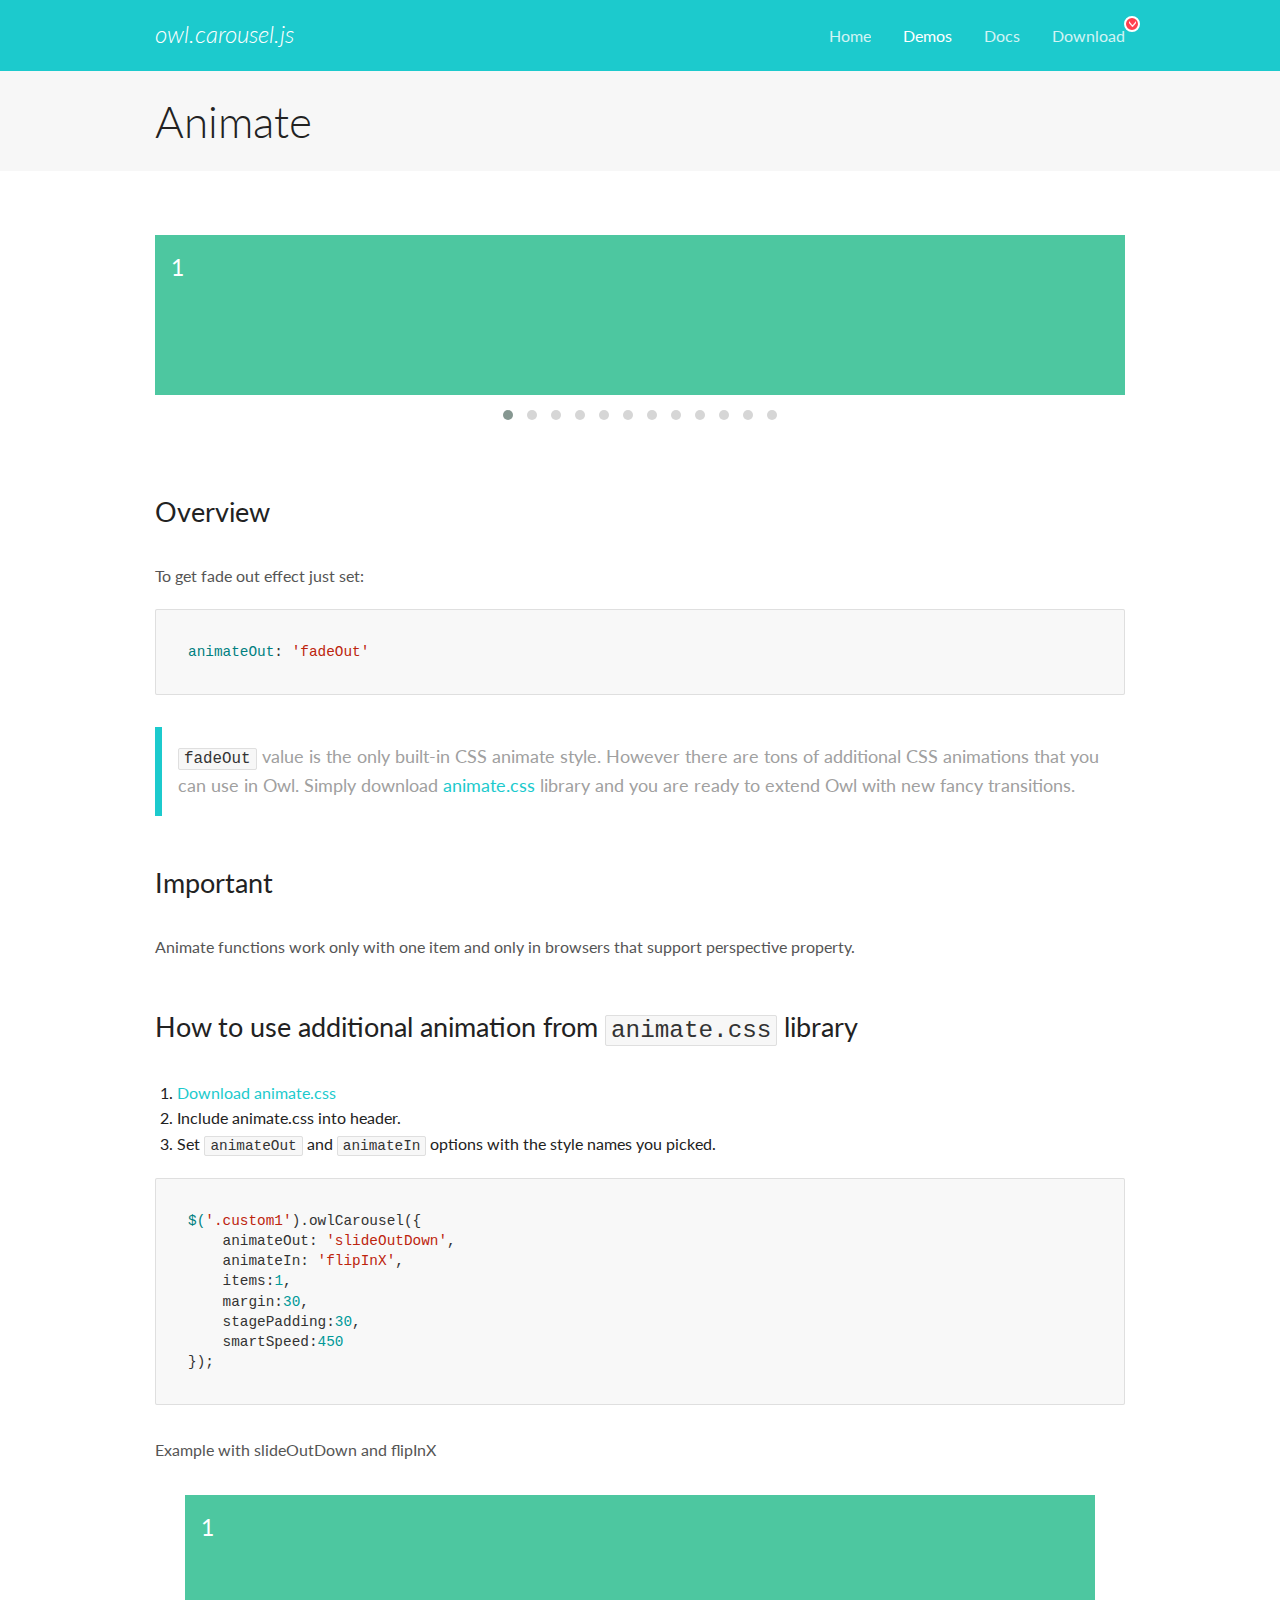
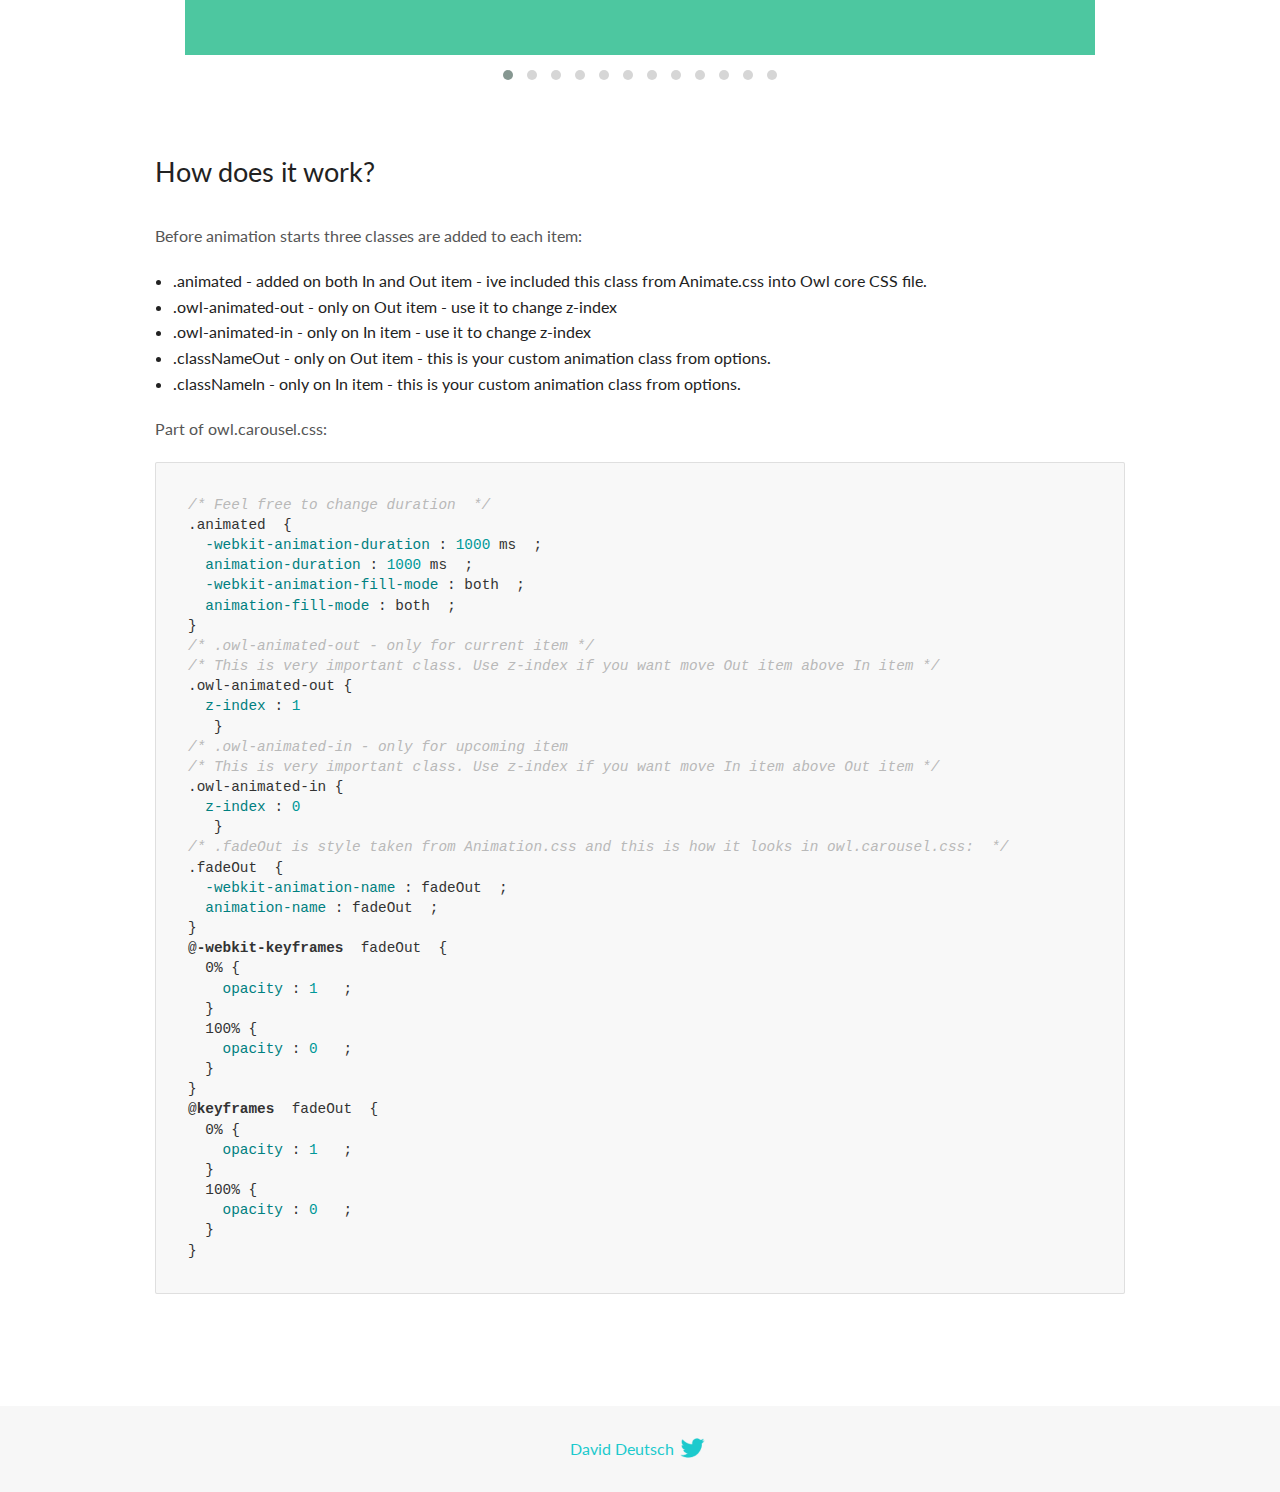
<file: freelancer/node_modules/owl.carousel/docs/demos/animate.html>
<!DOCTYPE html>
<html lang="en">
  <head>

    <!-- head -->
    <meta charset="utf-8">
    <meta name="msapplication-tap-highlight" content="no" />
    <meta name="viewport" content="width=device-width, initial-scale=1.0" />
    <meta name="description" content="Animate carousel">
    <meta name="author" content="David Deutsch">
    <title>
      Animate Demo | Owl Carousel | 2.3.4
    </title>

    <!-- Stylesheets -->
    <link href='https://fonts.googleapis.com/css?family=Lato:300,400,700,400italic,300italic' rel='stylesheet' type='text/css'>
    <link rel="stylesheet" href="../assets/css/docs.theme.min.css">

    <!-- Owl Stylesheets -->
    <link rel="stylesheet" href="../assets/owlcarousel/assets/owl.carousel.min.css">
    <link rel="stylesheet" href="../assets/owlcarousel/assets/owl.theme.default.min.css">

    <!-- HTML5 shim and Respond.js IE8 support of HTML5 elements and media queries -->

    <!--[if lt IE 9]>
      <script src="https://oss.maxcdn.com/libs/html5shiv/3.7.0/html5shiv.js"></script>
      <script src="https://oss.maxcdn.com/libs/respond.js/1.3.0/respond.min.js"></script>
    <![endif]-->

    <!-- Favicons -->
    <link rel="apple-touch-icon-precomposed" sizes="144x144" href="../assets/ico/apple-touch-icon-144-precomposed.png">
    <link rel="shortcut icon" href="../assets/ico/favicon.png">
    <link rel="shortcut icon" href="favicon.ico">

    <!-- Yeah i know js should not be in header. Its required for demos.-->

    <!-- javascript -->
    <script src="../assets/vendors/jquery.min.js"></script>
    <script src="../assets/owlcarousel/owl.carousel.js"></script>
  </head>
  <body>

    <!-- header -->
    <header class="header">
      <div class="row">
        <div class="large-12 columns">
          <div class="brand left">
            <h3>
              <a href="/OwlCarousel2/">owl.carousel.js</a> 
            </h3>
          </div>
          <a id="toggle-nav" class="right">
            <span></span> <span></span> <span></span> 
          </a> 
          <div class="nav-bar">
            <ul class="clearfix">
              <li> <a href="/OwlCarousel2/index.html">Home</a>  </li>
              <li class="active">
                <a href="/OwlCarousel2/demos/demos.html">Demos</a> 
              </li>
              <li> <a href="/OwlCarousel2/docs/started-welcome.html">Docs</a>  </li>
              <li>
                <a href="https://github.com/OwlCarousel2/OwlCarousel2/archive/2.3.4.zip">Download</a> 
                <span class="download"></span> 
              </li>
            </ul>
          </div>
        </div>
      </div>
    </header>

    <!-- title -->
    <section class="title">
      <div class="row">
        <div class="large-12 columns">
          <h1>Animate</h1>
        </div>
      </div>
    </section>

    <!--  Demos -->
    <section id="demos">
      <div class="row">
        <div class="large-12 columns">
          <div class="fadeOut owl-carousel owl-theme">
            <div class="item">
              <h4>1</h4>
            </div>
            <div class="item">
              <h4>2</h4>
            </div>
            <div class="item">
              <h4>3</h4>
            </div>
            <div class="item">
              <h4>4</h4>
            </div>
            <div class="item">
              <h4>5</h4>
            </div>
            <div class="item">
              <h4>6</h4>
            </div>
            <div class="item">
              <h4>7</h4>
            </div>
            <div class="item">
              <h4>8</h4>
            </div>
            <div class="item">
              <h4>9</h4>
            </div>
            <div class="item">
              <h4>10</h4>
            </div>
            <div class="item">
              <h4>11</h4>
            </div>
            <div class="item">
              <h4>12</h4>
            </div>
          </div>
          <h3 id="overview">Overview</h3>
          <p>To get fade out effect just set:</p>
          <pre><code>animateOut: &#39;fadeOut&#39;</code></pre>
          <blockquote>
            <p><code>fadeOut</code> value is the only built-in CSS animate style. However there are tons of additional CSS animations that you can use in Owl. Simply download
              <a href="https://daneden.github.io/animate.css/">animate.css</a>  library and you are ready to extend Owl with new fancy transitions.</p>
          </blockquote>
          <h3 id="important">Important</h3>
          <p>Animate functions work only with one item and only in browsers that support perspective property.</p>
          <h3 id="how-to-use-additional-animation-from-animate-css-library">How to use additional animation from <code>animate.css</code> library</h3>
          <ol>
            <li> <a href="https://daneden.github.io/animate.css/">Download animate.css</a>  </li>
            <li>Include animate.css into header.</li>
            <li>Set <code>animateOut</code> and <code>animateIn</code> options with the style names you picked.</li>
          </ol>
          <pre><code>$(&#39;.custom1&#39;).owlCarousel({
    animateOut: &#39;slideOutDown&#39;,
    animateIn: &#39;flipInX&#39;,
    items:1,
    margin:30,
    stagePadding:30,
    smartSpeed:450
});</code></pre>
          <p>Example with slideOutDown and flipInX</p>
          <div class="custom1 owl-carousel owl-theme">
            <div class="item">
              <h4>1</h4>
            </div>
            <div class="item">
              <h4>2</h4>
            </div>
            <div class="item">
              <h4>3</h4>
            </div>
            <div class="item">
              <h4>4</h4>
            </div>
            <div class="item">
              <h4>5</h4>
            </div>
            <div class="item">
              <h4>6</h4>
            </div>
            <div class="item">
              <h4>7</h4>
            </div>
            <div class="item">
              <h4>8</h4>
            </div>
            <div class="item">
              <h4>9</h4>
            </div>
            <div class="item">
              <h4>10</h4>
            </div>
            <div class="item">
              <h4>11</h4>
            </div>
            <div class="item">
              <h4>12</h4>
            </div>
          </div>
          <h3 id="how-does-it-work-">How does it work?</h3>
          <p>Before animation starts three classes are added to each item:</p>
          <ul>
            <li>.animated - added on both In and Out item - ive included this class from Animate.css into Owl core CSS file.</li>
            <li>.owl-animated-out - only on Out item - use it to change z-index</li>
            <li>.owl-animated-in - only on In item - use it to change z-index</li>
            <li>.classNameOut - only on Out item - this is your custom animation class from options.</li>
            <li>.classNameIn - only on In item - this is your custom animation class from options.</li>
          </ul>
          <p>Part of owl.carousel.css:</p>
          <pre><code class="language-css"><span class="comment">/* Feel free to change duration  */</span> 
<span class="class">.animated</span>  <span class="rules">{
  <span class="rule"><span class="attribute">-webkit-animation-duration</span> :<span class="value"> <span class="number">1000</span> ms</span> </span> ;
  <span class="rule"><span class="attribute">animation-duration</span> :<span class="value"> <span class="number">1000</span> ms</span> </span> ;
  <span class="rule"><span class="attribute">-webkit-animation-fill-mode</span> :<span class="value"> both</span> </span> ;
  <span class="rule"><span class="attribute">animation-fill-mode</span> :<span class="value"> both</span> </span> ;
<span class="rule">}</span> </span> 
<span class="comment">/* .owl-animated-out - only for current item */</span> 
<span class="comment">/* This is very important class. Use z-index if you want move Out item above In item */</span> 
<span class="class">.owl-animated-out</span> <span class="rules">{
  <span class="rule"><span class="attribute">z-index</span> :<span class="value"> <span class="number">1</span> 
</span> </span> </span> }
<span class="comment">/* .owl-animated-in - only for upcoming item
/* This is very important class. Use z-index if you want move In item above Out item */</span> 
<span class="class">.owl-animated-in</span> <span class="rules">{
  <span class="rule"><span class="attribute">z-index</span> :<span class="value"> <span class="number">0</span> 
</span> </span> </span> }
<span class="comment">/* .fadeOut is style taken from Animation.css and this is how it looks in owl.carousel.css:  */</span> 
<span class="class">.fadeOut</span>  <span class="rules">{
  <span class="rule"><span class="attribute">-webkit-animation-name</span> :<span class="value"> fadeOut</span> </span> ;
  <span class="rule"><span class="attribute">animation-name</span> :<span class="value"> fadeOut</span> </span> ;
<span class="rule">}</span> </span> 
<span class="at_rule">@<span class="keyword">-webkit-keyframes</span>  fadeOut </span> {
  0% <span class="rules">{
    <span class="rule"><span class="attribute">opacity</span> :<span class="value"> <span class="number">1</span> </span> </span> ;
  <span class="rule">}</span> </span> 
  100% <span class="rules">{
    <span class="rule"><span class="attribute">opacity</span> :<span class="value"> <span class="number">0</span> </span> </span> ;
  <span class="rule">}</span> </span> 
}
<span class="at_rule">@<span class="keyword">keyframes</span>  fadeOut </span> {
  0% <span class="rules">{
    <span class="rule"><span class="attribute">opacity</span> :<span class="value"> <span class="number">1</span> </span> </span> ;
  <span class="rule">}</span> </span> 
  100% <span class="rules">{
    <span class="rule"><span class="attribute">opacity</span> :<span class="value"> <span class="number">0</span> </span> </span> ;
  <span class="rule">}</span> </span> 
}</code></pre>
          <link rel="stylesheet" href="../assets/css/animate.css">
          <script>
            jQuery(document).ready(function($) {
              $('.fadeOut').owlCarousel({
                items: 1,
                animateOut: 'fadeOut',
                loop: true,
                margin: 10,
              });
              $('.custom1').owlCarousel({
                animateOut: 'slideOutDown',
                animateIn: 'flipInX',
                items: 1,
                margin: 30,
                stagePadding: 30,
                smartSpeed: 450
              });
            });
          </script>
        </div>
      </div>
    </section>

    <!-- footer -->
    <footer class="footer">
      <div class="row">
        <div class="large-12 columns">
          <h5>
            <a href="/OwlCarousel2/docs/support-contact.html">David Deutsch</a> 
            <a id="custom-tweet-button" href="https://twitter.com/share?url=https://github.com/OwlCarousel2/OwlCarousel2&text=Owl Carousel - This is so awesome! " target="_blank"></a> 
          </h5>
        </div>
      </div>
    </footer>

    <!-- vendors -->
    <script src="../assets/vendors/highlight.js"></script>
    <script src="../assets/js/app.js"></script>
  </body>
</html>
</file>
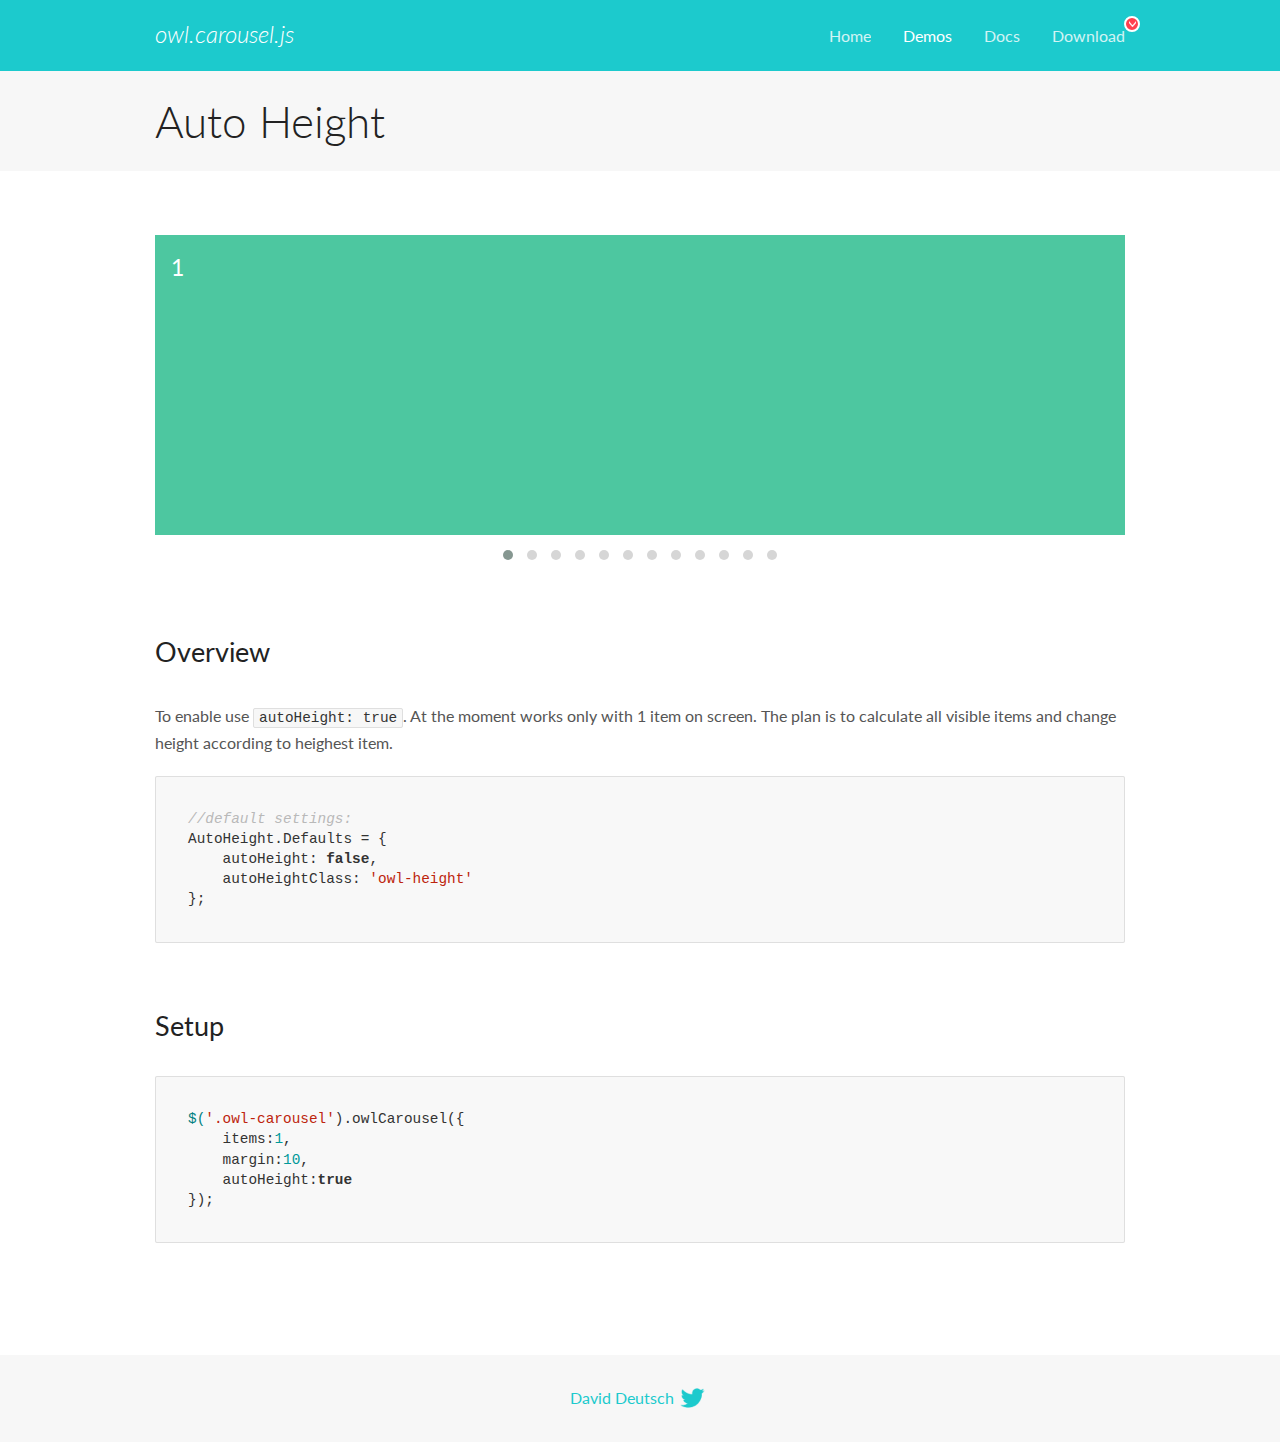
<file: freelancer/node_modules/owl.carousel/docs/demos/autoheight.html>
<!DOCTYPE html>
<html lang="en">
  <head>

    <!-- head -->
    <meta charset="utf-8">
    <meta name="msapplication-tap-highlight" content="no" />
    <meta name="viewport" content="width=device-width, initial-scale=1.0" />
    <meta name="description" content="autoHeight usage demo">
    <meta name="author" content="David Deutsch">
    <title>
      Auto Height Demo | Owl Carousel | 2.3.4
    </title>

    <!-- Stylesheets -->
    <link href='https://fonts.googleapis.com/css?family=Lato:300,400,700,400italic,300italic' rel='stylesheet' type='text/css'>
    <link rel="stylesheet" href="../assets/css/docs.theme.min.css">

    <!-- Owl Stylesheets -->
    <link rel="stylesheet" href="../assets/owlcarousel/assets/owl.carousel.min.css">
    <link rel="stylesheet" href="../assets/owlcarousel/assets/owl.theme.default.min.css">

    <!-- HTML5 shim and Respond.js IE8 support of HTML5 elements and media queries -->

    <!--[if lt IE 9]>
      <script src="https://oss.maxcdn.com/libs/html5shiv/3.7.0/html5shiv.js"></script>
      <script src="https://oss.maxcdn.com/libs/respond.js/1.3.0/respond.min.js"></script>
    <![endif]-->

    <!-- Favicons -->
    <link rel="apple-touch-icon-precomposed" sizes="144x144" href="../assets/ico/apple-touch-icon-144-precomposed.png">
    <link rel="shortcut icon" href="../assets/ico/favicon.png">
    <link rel="shortcut icon" href="favicon.ico">

    <!-- Yeah i know js should not be in header. Its required for demos.-->

    <!-- javascript -->
    <script src="../assets/vendors/jquery.min.js"></script>
    <script src="../assets/owlcarousel/owl.carousel.js"></script>
  </head>
  <body>

    <!-- header -->
    <header class="header">
      <div class="row">
        <div class="large-12 columns">
          <div class="brand left">
            <h3>
              <a href="/OwlCarousel2/">owl.carousel.js</a> 
            </h3>
          </div>
          <a id="toggle-nav" class="right">
            <span></span> <span></span> <span></span> 
          </a> 
          <div class="nav-bar">
            <ul class="clearfix">
              <li> <a href="/OwlCarousel2/index.html">Home</a>  </li>
              <li class="active">
                <a href="/OwlCarousel2/demos/demos.html">Demos</a> 
              </li>
              <li> <a href="/OwlCarousel2/docs/started-welcome.html">Docs</a>  </li>
              <li>
                <a href="https://github.com/OwlCarousel2/OwlCarousel2/archive/2.3.4.zip">Download</a> 
                <span class="download"></span> 
              </li>
            </ul>
          </div>
        </div>
      </div>
    </header>

    <!-- title -->
    <section class="title">
      <div class="row">
        <div class="large-12 columns">
          <h1>Auto Height</h1>
        </div>
      </div>
    </section>

    <!--  Demos -->
    <section id="demos">
      <div class="row">
        <div class="large-12 columns">
          <div class="owl-carousel owl-theme">
            <div class="item" style="height:300px">
              <h4>1</h4>
            </div>
            <div class="item" style="height:100px">
              <h4>2</h4>
            </div>
            <div class="item" style="height:500px">
              <h4>3</h4>
            </div>
            <div class="item" style="height:250px">
              <h4>4</h4>
            </div>
            <div class="item" style="height:400px">
              <h4>5</h4>
            </div>
            <div class="item" style="height:500px">
              <h4>6</h4>
            </div>
            <div class="item" style="height:600px">
              <h4>7</h4>
            </div>
            <div class="item" style="height:400px">
              <h4>8</h4>
            </div>
            <div class="item" style="height:300px">
              <h4>9</h4>
            </div>
            <div class="item" style="height:350px">
              <h4>10</h4>
            </div>
            <div class="item" style="height:200px">
              <h4>11</h4>
            </div>
            <div class="item" style="height:150px">
              <h4>12</h4>
            </div>
          </div>
          <h3 id="overview">Overview</h3>
          <p>To enable use <code>autoHeight: true</code>. At the moment works only with 1 item on screen. The plan is to calculate all visible items and change height according to heighest item.</p>
          <pre><code>//default settings:
AutoHeight.Defaults = {
    autoHeight: false,
    autoHeightClass: &#39;owl-height&#39;
};</code></pre>
          <h3 id="setup">Setup</h3>
          <pre><code>$(&#39;.owl-carousel&#39;).owlCarousel({
    items:1,
    margin:10,
    autoHeight:true
});</code></pre>
          <script>
            $(document).ready(function() {
              $('.owl-carousel').owlCarousel({
                items: 1,
                margin: 10,
                autoHeight: true
              });
            })
          </script>
        </div>
      </div>
    </section>

    <!-- footer -->
    <footer class="footer">
      <div class="row">
        <div class="large-12 columns">
          <h5>
            <a href="/OwlCarousel2/docs/support-contact.html">David Deutsch</a> 
            <a id="custom-tweet-button" href="https://twitter.com/share?url=https://github.com/OwlCarousel2/OwlCarousel2&text=Owl Carousel - This is so awesome! " target="_blank"></a> 
          </h5>
        </div>
      </div>
    </footer>

    <!-- vendors -->
    <script src="../assets/vendors/highlight.js"></script>
    <script src="../assets/js/app.js"></script>
  </body>
</html>
</file>
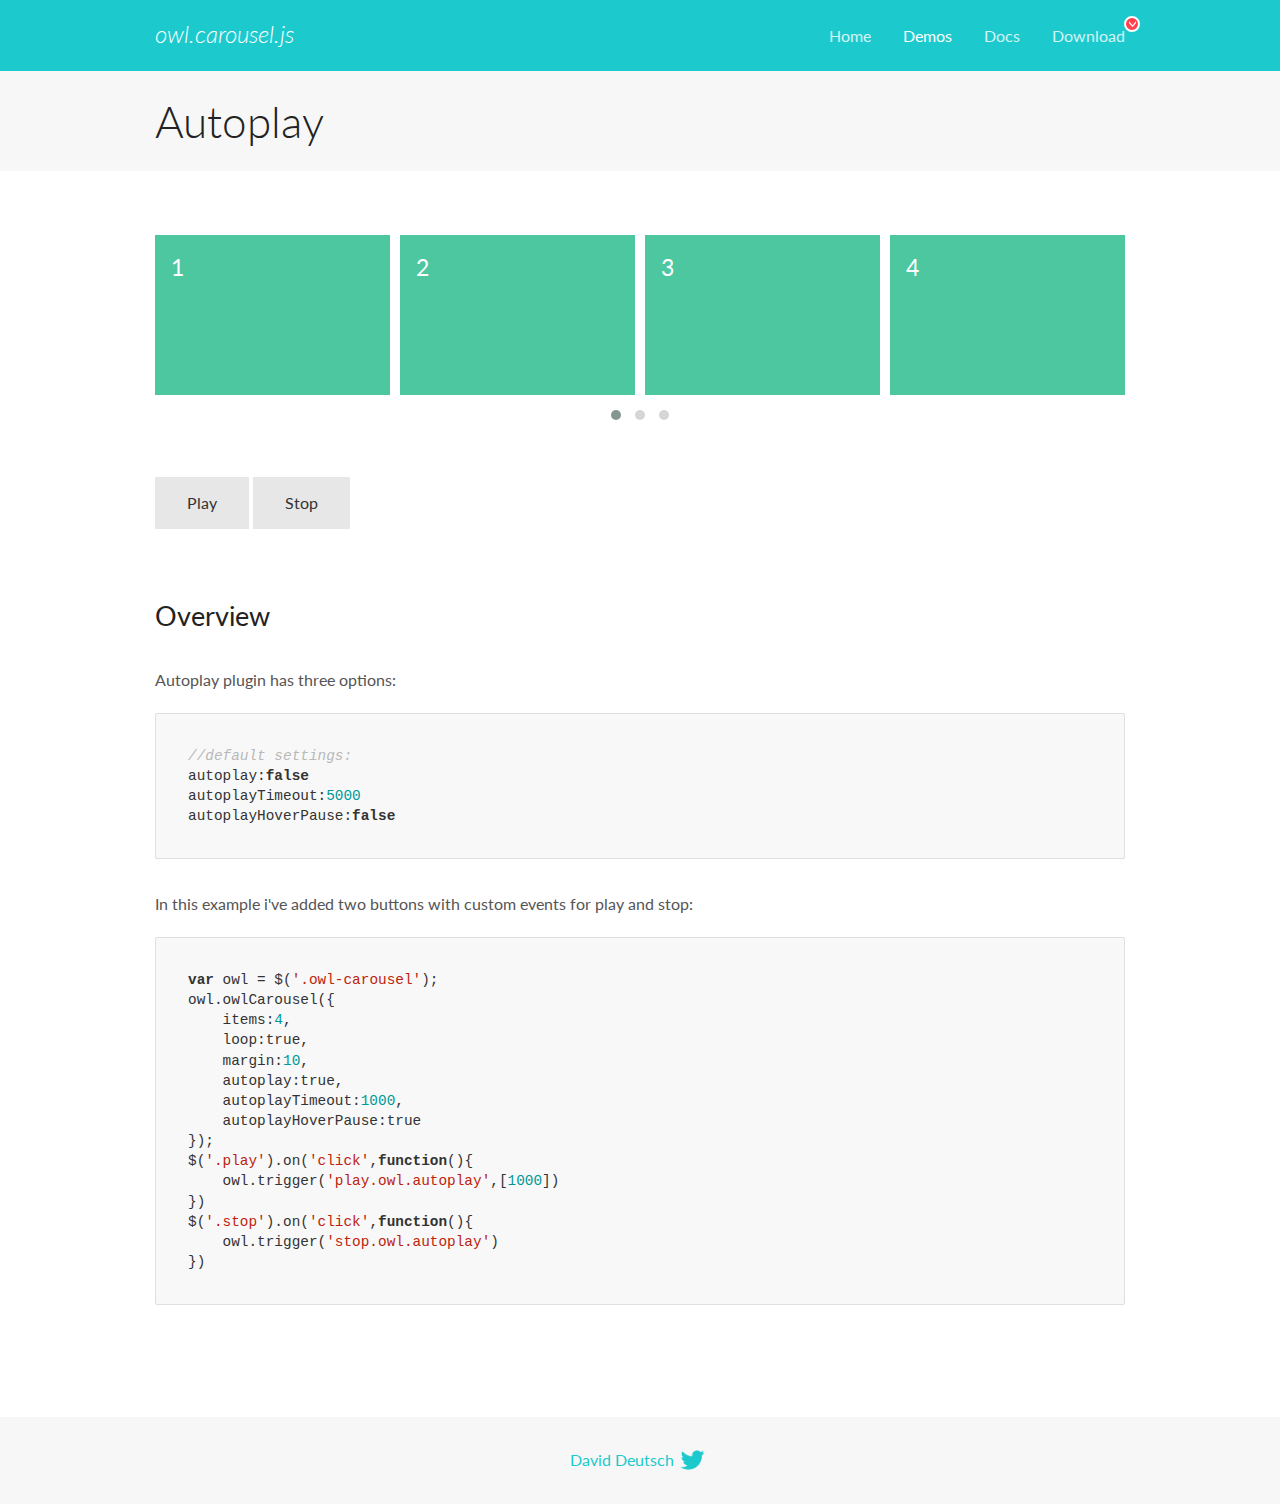
<file: freelancer/node_modules/owl.carousel/docs/demos/autoplay.html>
<!DOCTYPE html>
<html lang="en">
  <head>

    <!-- head -->
    <meta charset="utf-8">
    <meta name="msapplication-tap-highlight" content="no" />
    <meta name="viewport" content="width=device-width, initial-scale=1.0" />
    <meta name="description" content="Autoplay usage demo">
    <meta name="author" content="David Deutsch">
    <title>
      Autoplay Demo | Owl Carousel | 2.3.4
    </title>

    <!-- Stylesheets -->
    <link href='https://fonts.googleapis.com/css?family=Lato:300,400,700,400italic,300italic' rel='stylesheet' type='text/css'>
    <link rel="stylesheet" href="../assets/css/docs.theme.min.css">

    <!-- Owl Stylesheets -->
    <link rel="stylesheet" href="../assets/owlcarousel/assets/owl.carousel.min.css">
    <link rel="stylesheet" href="../assets/owlcarousel/assets/owl.theme.default.min.css">

    <!-- HTML5 shim and Respond.js IE8 support of HTML5 elements and media queries -->

    <!--[if lt IE 9]>
      <script src="https://oss.maxcdn.com/libs/html5shiv/3.7.0/html5shiv.js"></script>
      <script src="https://oss.maxcdn.com/libs/respond.js/1.3.0/respond.min.js"></script>
    <![endif]-->

    <!-- Favicons -->
    <link rel="apple-touch-icon-precomposed" sizes="144x144" href="../assets/ico/apple-touch-icon-144-precomposed.png">
    <link rel="shortcut icon" href="../assets/ico/favicon.png">
    <link rel="shortcut icon" href="favicon.ico">

    <!-- Yeah i know js should not be in header. Its required for demos.-->

    <!-- javascript -->
    <script src="../assets/vendors/jquery.min.js"></script>
    <script src="../assets/owlcarousel/owl.carousel.js"></script>
  </head>
  <body>

    <!-- header -->
    <header class="header">
      <div class="row">
        <div class="large-12 columns">
          <div class="brand left">
            <h3>
              <a href="/OwlCarousel2/">owl.carousel.js</a> 
            </h3>
          </div>
          <a id="toggle-nav" class="right">
            <span></span> <span></span> <span></span> 
          </a> 
          <div class="nav-bar">
            <ul class="clearfix">
              <li> <a href="/OwlCarousel2/index.html">Home</a>  </li>
              <li class="active">
                <a href="/OwlCarousel2/demos/demos.html">Demos</a> 
              </li>
              <li> <a href="/OwlCarousel2/docs/started-welcome.html">Docs</a>  </li>
              <li>
                <a href="https://github.com/OwlCarousel2/OwlCarousel2/archive/2.3.4.zip">Download</a> 
                <span class="download"></span> 
              </li>
            </ul>
          </div>
        </div>
      </div>
    </header>

    <!-- title -->
    <section class="title">
      <div class="row">
        <div class="large-12 columns">
          <h1>Autoplay</h1>
        </div>
      </div>
    </section>

    <!--  Demos -->
    <section id="demos">
      <div class="row">
        <div class="large-12 columns">
          <div class="owl-carousel owl-theme">
            <div class="item">
              <h4>1</h4>
            </div>
            <div class="item">
              <h4>2</h4>
            </div>
            <div class="item">
              <h4>3</h4>
            </div>
            <div class="item">
              <h4>4</h4>
            </div>
            <div class="item">
              <h4>5</h4>
            </div>
            <div class="item">
              <h4>6</h4>
            </div>
            <div class="item">
              <h4>7</h4>
            </div>
            <div class="item">
              <h4>8</h4>
            </div>
            <div class="item">
              <h4>9</h4>
            </div>
            <div class="item">
              <h4>10</h4>
            </div>
            <div class="item">
              <h4>11</h4>
            </div>
            <div class="item">
              <h4>12</h4>
            </div>
          </div>
          <a class="button secondary play">Play</a> 
          <a class="button secondary stop">Stop</a> 
          <h3 id="overview">Overview</h3>
          <p>Autoplay plugin has three options:</p>
          <pre><code>//default settings:
autoplay:false
autoplayTimeout:5000
autoplayHoverPause:false</code></pre>
          <p>In this example i&#39;ve added two buttons with custom events for play and stop:</p>
          <pre><code>var owl = $(&#39;.owl-carousel&#39;);
owl.owlCarousel({
    items:4,
    loop:true,
    margin:10,
    autoplay:true,
    autoplayTimeout:1000,
    autoplayHoverPause:true
});
$(&#39;.play&#39;).on(&#39;click&#39;,function(){
    owl.trigger(&#39;play.owl.autoplay&#39;,[1000])
})
$(&#39;.stop&#39;).on(&#39;click&#39;,function(){
    owl.trigger(&#39;stop.owl.autoplay&#39;)
})</code></pre>
          <script>
            $(document).ready(function() {
              var owl = $('.owl-carousel');
              owl.owlCarousel({
                items: 4,
                loop: true,
                margin: 10,
                autoplay: true,
                autoplayTimeout: 1000,
                autoplayHoverPause: true
              });
              $('.play').on('click', function() {
                owl.trigger('play.owl.autoplay', [1000])
              })
              $('.stop').on('click', function() {
                owl.trigger('stop.owl.autoplay')
              })
            })
          </script>
        </div>
      </div>
    </section>

    <!-- footer -->
    <footer class="footer">
      <div class="row">
        <div class="large-12 columns">
          <h5>
            <a href="/OwlCarousel2/docs/support-contact.html">David Deutsch</a> 
            <a id="custom-tweet-button" href="https://twitter.com/share?url=https://github.com/OwlCarousel2/OwlCarousel2&text=Owl Carousel - This is so awesome! " target="_blank"></a> 
          </h5>
        </div>
      </div>
    </footer>

    <!-- vendors -->
    <script src="../assets/vendors/highlight.js"></script>
    <script src="../assets/js/app.js"></script>
  </body>
</html>
</file>
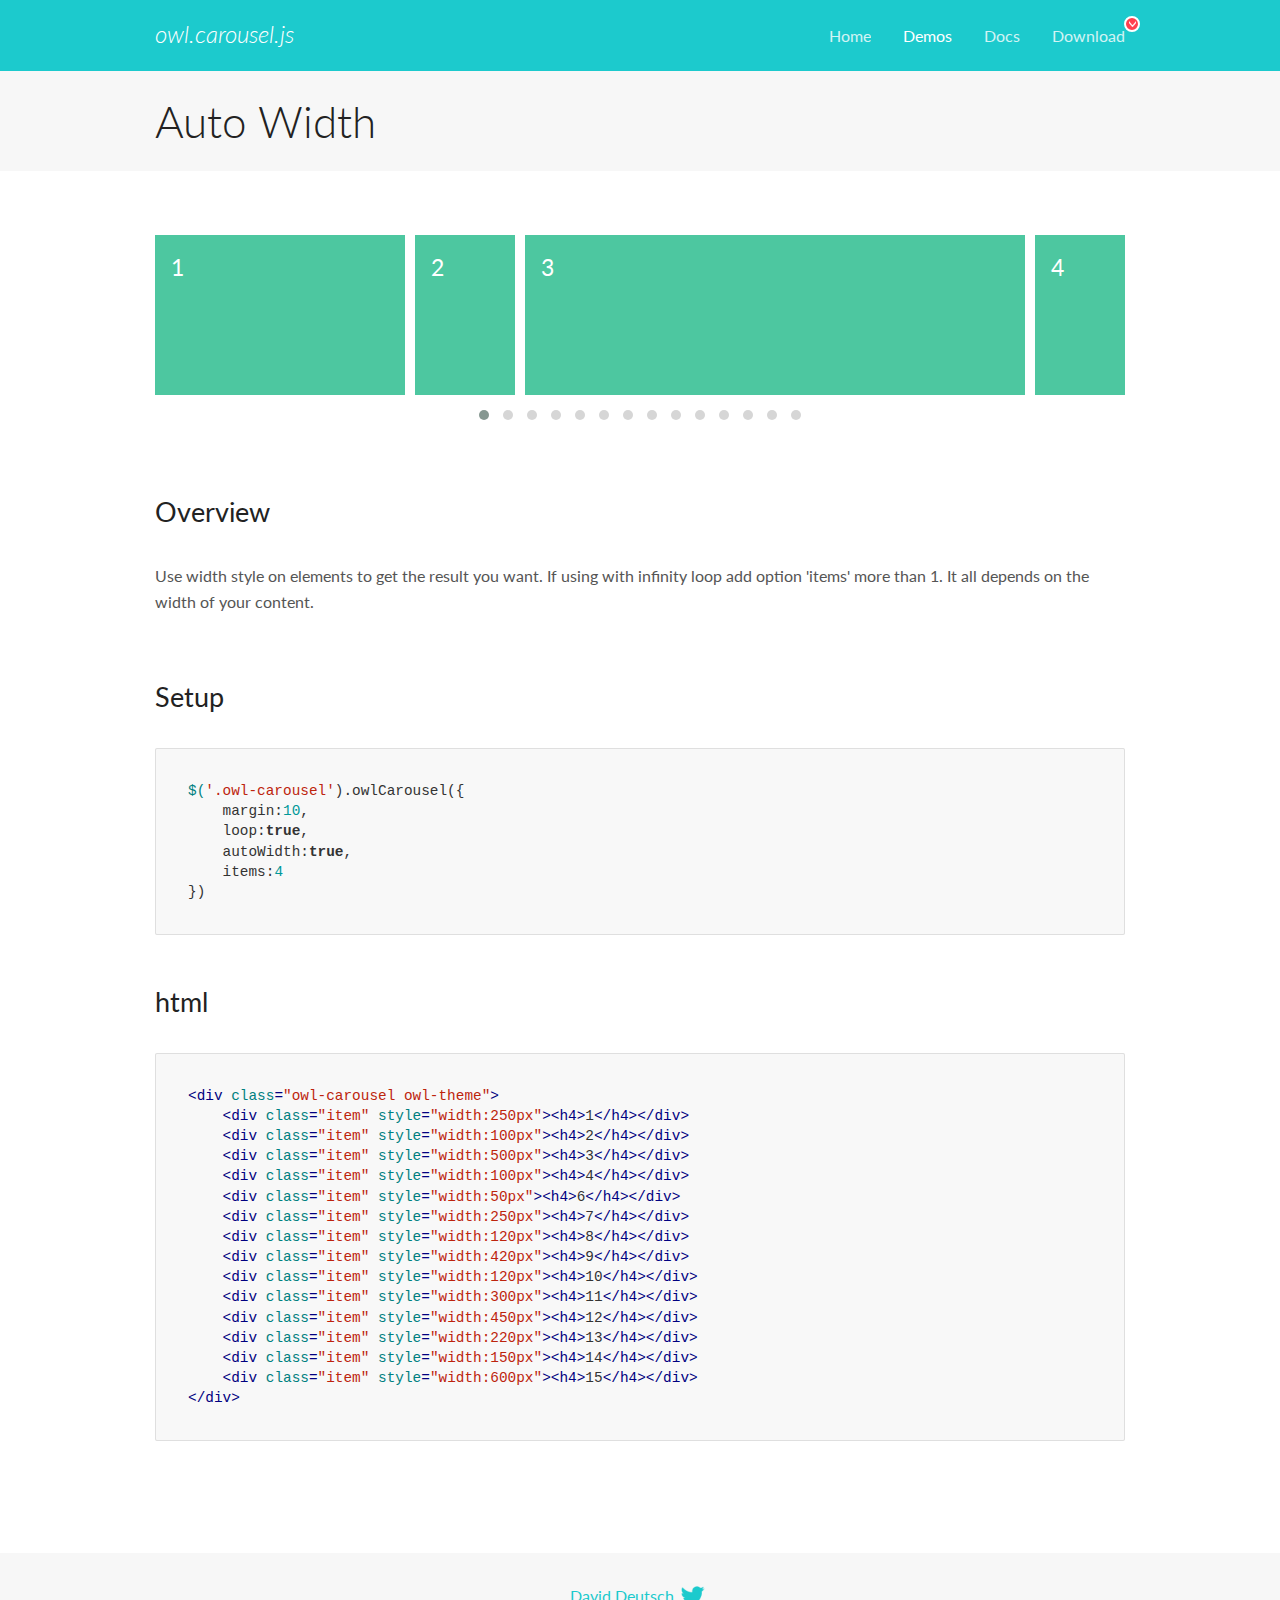
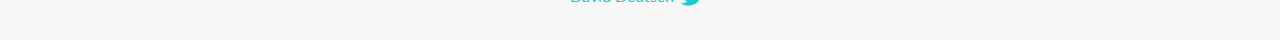
<file: freelancer/node_modules/owl.carousel/docs/demos/autowidth.html>
<!DOCTYPE html>
<html lang="en">
  <head>

    <!-- head -->
    <meta charset="utf-8">
    <meta name="msapplication-tap-highlight" content="no" />
    <meta name="viewport" content="width=device-width, initial-scale=1.0" />
    <meta name="description" content="Auto Width">
    <meta name="author" content="David Deutsch">
    <title>
      Auto Width Demo | Owl Carousel | 2.3.4
    </title>

    <!-- Stylesheets -->
    <link href='https://fonts.googleapis.com/css?family=Lato:300,400,700,400italic,300italic' rel='stylesheet' type='text/css'>
    <link rel="stylesheet" href="../assets/css/docs.theme.min.css">

    <!-- Owl Stylesheets -->
    <link rel="stylesheet" href="../assets/owlcarousel/assets/owl.carousel.min.css">
    <link rel="stylesheet" href="../assets/owlcarousel/assets/owl.theme.default.min.css">

    <!-- HTML5 shim and Respond.js IE8 support of HTML5 elements and media queries -->

    <!--[if lt IE 9]>
      <script src="https://oss.maxcdn.com/libs/html5shiv/3.7.0/html5shiv.js"></script>
      <script src="https://oss.maxcdn.com/libs/respond.js/1.3.0/respond.min.js"></script>
    <![endif]-->

    <!-- Favicons -->
    <link rel="apple-touch-icon-precomposed" sizes="144x144" href="../assets/ico/apple-touch-icon-144-precomposed.png">
    <link rel="shortcut icon" href="../assets/ico/favicon.png">
    <link rel="shortcut icon" href="favicon.ico">

    <!-- Yeah i know js should not be in header. Its required for demos.-->

    <!-- javascript -->
    <script src="../assets/vendors/jquery.min.js"></script>
    <script src="../assets/owlcarousel/owl.carousel.js"></script>
  </head>
  <body>

    <!-- header -->
    <header class="header">
      <div class="row">
        <div class="large-12 columns">
          <div class="brand left">
            <h3>
              <a href="/OwlCarousel2/">owl.carousel.js</a> 
            </h3>
          </div>
          <a id="toggle-nav" class="right">
            <span></span> <span></span> <span></span> 
          </a> 
          <div class="nav-bar">
            <ul class="clearfix">
              <li> <a href="/OwlCarousel2/index.html">Home</a>  </li>
              <li class="active">
                <a href="/OwlCarousel2/demos/demos.html">Demos</a> 
              </li>
              <li> <a href="/OwlCarousel2/docs/started-welcome.html">Docs</a>  </li>
              <li>
                <a href="https://github.com/OwlCarousel2/OwlCarousel2/archive/2.3.4.zip">Download</a> 
                <span class="download"></span> 
              </li>
            </ul>
          </div>
        </div>
      </div>
    </header>

    <!-- title -->
    <section class="title">
      <div class="row">
        <div class="large-12 columns">
          <h1>Auto Width</h1>
        </div>
      </div>
    </section>

    <!--  Demos -->
    <section id="demos">
      <div class="row">
        <div class="large-12 columns">
          <div class="owl-carousel owl-theme">
            <div class="item" style="width:250px">
              <h4>1</h4>
            </div>
            <div class="item" style="width:100px">
              <h4>2</h4>
            </div>
            <div class="item" style="width:500px">
              <h4>3</h4>
            </div>
            <div class="item" style="width:100px">
              <h4>4</h4>
            </div>
            <div class="item" style="width:50px">
              <h4>6</h4>
            </div>
            <div class="item" style="width:250px">
              <h4>7</h4>
            </div>
            <div class="item" style="width:120px">
              <h4>8</h4>
            </div>
            <div class="item" style="width:420px">
              <h4>9</h4>
            </div>
            <div class="item" style="width:120px">
              <h4>10</h4>
            </div>
            <div class="item" style="width:300px">
              <h4>11</h4>
            </div>
            <div class="item" style="width:450px">
              <h4>12</h4>
            </div>
            <div class="item" style="width:220px">
              <h4>13</h4>
            </div>
            <div class="item" style="width:150px">
              <h4>14</h4>
            </div>
            <div class="item" style="width:600px">
              <h4>15</h4>
            </div>
          </div>
          <h3 id="overview">Overview</h3>
          <p>Use width style on elements to get the result you want. If using with infinity loop add option &#39;items&#39; more than 1. It all depends on the width of your content.</p>
          <h3 id="setup">Setup</h3>
          <pre><code>$(&#39;.owl-carousel&#39;).owlCarousel({
    margin:10,
    loop:true,
    autoWidth:true,
    items:4
})</code></pre>
          <h3 id="html">html</h3>
          <pre><code>&lt;div class=&quot;owl-carousel owl-theme&quot;&gt;
    &lt;div class=&quot;item&quot; style=&quot;width:250px&quot;&gt;&lt;h4&gt;1&lt;/h4&gt;&lt;/div&gt;
    &lt;div class=&quot;item&quot; style=&quot;width:100px&quot;&gt;&lt;h4&gt;2&lt;/h4&gt;&lt;/div&gt;
    &lt;div class=&quot;item&quot; style=&quot;width:500px&quot;&gt;&lt;h4&gt;3&lt;/h4&gt;&lt;/div&gt;
    &lt;div class=&quot;item&quot; style=&quot;width:100px&quot;&gt;&lt;h4&gt;4&lt;/h4&gt;&lt;/div&gt;
    &lt;div class=&quot;item&quot; style=&quot;width:50px&quot;&gt;&lt;h4&gt;6&lt;/h4&gt;&lt;/div&gt;
    &lt;div class=&quot;item&quot; style=&quot;width:250px&quot;&gt;&lt;h4&gt;7&lt;/h4&gt;&lt;/div&gt;
    &lt;div class=&quot;item&quot; style=&quot;width:120px&quot;&gt;&lt;h4&gt;8&lt;/h4&gt;&lt;/div&gt;
    &lt;div class=&quot;item&quot; style=&quot;width:420px&quot;&gt;&lt;h4&gt;9&lt;/h4&gt;&lt;/div&gt;
    &lt;div class=&quot;item&quot; style=&quot;width:120px&quot;&gt;&lt;h4&gt;10&lt;/h4&gt;&lt;/div&gt;
    &lt;div class=&quot;item&quot; style=&quot;width:300px&quot;&gt;&lt;h4&gt;11&lt;/h4&gt;&lt;/div&gt;
    &lt;div class=&quot;item&quot; style=&quot;width:450px&quot;&gt;&lt;h4&gt;12&lt;/h4&gt;&lt;/div&gt;
    &lt;div class=&quot;item&quot; style=&quot;width:220px&quot;&gt;&lt;h4&gt;13&lt;/h4&gt;&lt;/div&gt;
    &lt;div class=&quot;item&quot; style=&quot;width:150px&quot;&gt;&lt;h4&gt;14&lt;/h4&gt;&lt;/div&gt;
    &lt;div class=&quot;item&quot; style=&quot;width:600px&quot;&gt;&lt;h4&gt;15&lt;/h4&gt;&lt;/div&gt;
&lt;/div&gt;</code></pre>
          <script>
            $(document).ready(function() {
              $('.owl-carousel').owlCarousel({
                margin: 10,
                loop: true,
                autoWidth: true,
                items: 4
              })
            })
          </script>
        </div>
      </div>
    </section>

    <!-- footer -->
    <footer class="footer">
      <div class="row">
        <div class="large-12 columns">
          <h5>
            <a href="/OwlCarousel2/docs/support-contact.html">David Deutsch</a> 
            <a id="custom-tweet-button" href="https://twitter.com/share?url=https://github.com/OwlCarousel2/OwlCarousel2&text=Owl Carousel - This is so awesome! " target="_blank"></a> 
          </h5>
        </div>
      </div>
    </footer>

    <!-- vendors -->
    <script src="../assets/vendors/highlight.js"></script>
    <script src="../assets/js/app.js"></script>
  </body>
</html>
</file>
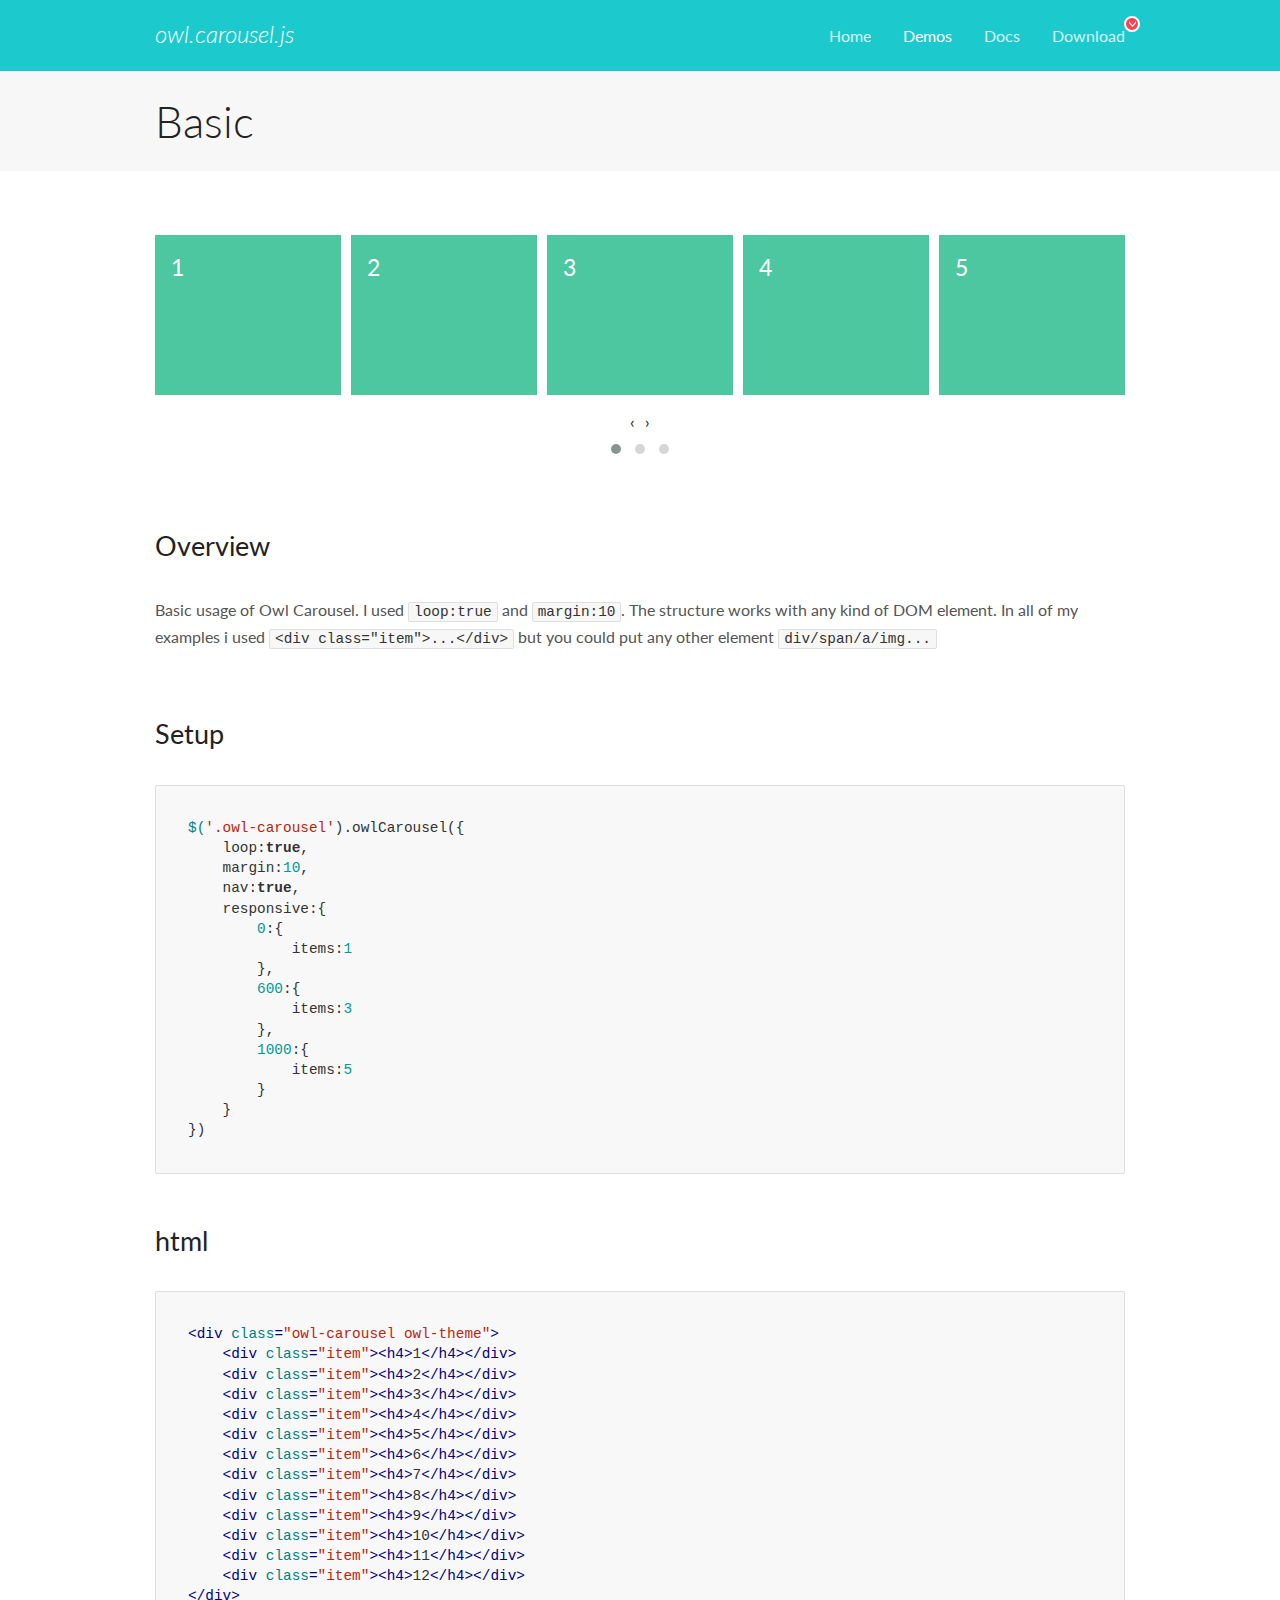
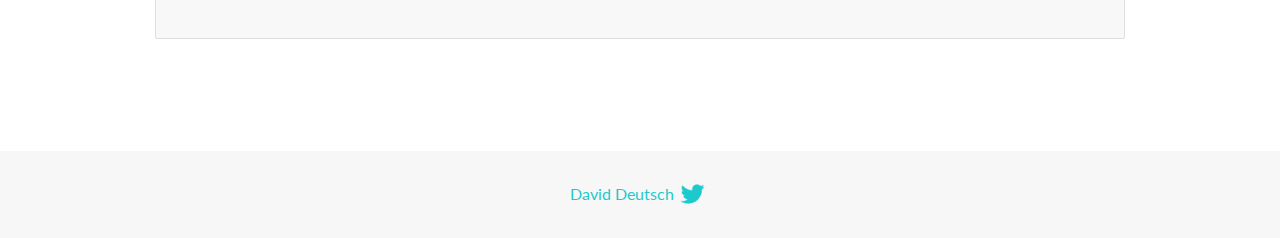
<file: freelancer/node_modules/owl.carousel/docs/demos/basic.html>
<!DOCTYPE html>
<html lang="en">
  <head>

    <!-- head -->
    <meta charset="utf-8">
    <meta name="msapplication-tap-highlight" content="no" />
    <meta name="viewport" content="width=device-width, initial-scale=1.0" />
    <meta name="description" content="Basic usage demo">
    <meta name="author" content="David Deutsch">
    <title>
      Basic Demo | Owl Carousel | 2.3.4
    </title>

    <!-- Stylesheets -->
    <link href='https://fonts.googleapis.com/css?family=Lato:300,400,700,400italic,300italic' rel='stylesheet' type='text/css'>
    <link rel="stylesheet" href="../assets/css/docs.theme.min.css">

    <!-- Owl Stylesheets -->
    <link rel="stylesheet" href="../assets/owlcarousel/assets/owl.carousel.min.css">
    <link rel="stylesheet" href="../assets/owlcarousel/assets/owl.theme.default.min.css">

    <!-- HTML5 shim and Respond.js IE8 support of HTML5 elements and media queries -->

    <!--[if lt IE 9]>
      <script src="https://oss.maxcdn.com/libs/html5shiv/3.7.0/html5shiv.js"></script>
      <script src="https://oss.maxcdn.com/libs/respond.js/1.3.0/respond.min.js"></script>
    <![endif]-->

    <!-- Favicons -->
    <link rel="apple-touch-icon-precomposed" sizes="144x144" href="../assets/ico/apple-touch-icon-144-precomposed.png">
    <link rel="shortcut icon" href="../assets/ico/favicon.png">
    <link rel="shortcut icon" href="favicon.ico">

    <!-- Yeah i know js should not be in header. Its required for demos.-->

    <!-- javascript -->
    <script src="../assets/vendors/jquery.min.js"></script>
    <script src="../assets/owlcarousel/owl.carousel.js"></script>
  </head>
  <body>

    <!-- header -->
    <header class="header">
      <div class="row">
        <div class="large-12 columns">
          <div class="brand left">
            <h3>
              <a href="/OwlCarousel2/">owl.carousel.js</a> 
            </h3>
          </div>
          <a id="toggle-nav" class="right">
            <span></span> <span></span> <span></span> 
          </a> 
          <div class="nav-bar">
            <ul class="clearfix">
              <li> <a href="/OwlCarousel2/index.html">Home</a>  </li>
              <li class="active">
                <a href="/OwlCarousel2/demos/demos.html">Demos</a> 
              </li>
              <li> <a href="/OwlCarousel2/docs/started-welcome.html">Docs</a>  </li>
              <li>
                <a href="https://github.com/OwlCarousel2/OwlCarousel2/archive/2.3.4.zip">Download</a> 
                <span class="download"></span> 
              </li>
            </ul>
          </div>
        </div>
      </div>
    </header>

    <!-- title -->
    <section class="title">
      <div class="row">
        <div class="large-12 columns">
          <h1>Basic</h1>
        </div>
      </div>
    </section>

    <!--  Demos -->
    <section id="demos">
      <div class="row">
        <div class="large-12 columns">
          <div class="owl-carousel owl-theme">
            <div class="item">
              <h4>1</h4>
            </div>
            <div class="item">
              <h4>2</h4>
            </div>
            <div class="item">
              <h4>3</h4>
            </div>
            <div class="item">
              <h4>4</h4>
            </div>
            <div class="item">
              <h4>5</h4>
            </div>
            <div class="item">
              <h4>6</h4>
            </div>
            <div class="item">
              <h4>7</h4>
            </div>
            <div class="item">
              <h4>8</h4>
            </div>
            <div class="item">
              <h4>9</h4>
            </div>
            <div class="item">
              <h4>10</h4>
            </div>
            <div class="item">
              <h4>11</h4>
            </div>
            <div class="item">
              <h4>12</h4>
            </div>
          </div>
          <h3 id="overview">Overview</h3>
          <p>Basic usage of Owl Carousel. I used <code>loop:true</code> and <code>margin:10</code>. The structure works with any kind of DOM element. In all of my examples i used <code>&lt;div class=&quot;item&quot;&gt;...&lt;/div&gt;</code> but you could
            put any other element <code>div/span/a/img...</code></p>
          <h3 id="setup">Setup</h3>
          <pre><code>$(&#39;.owl-carousel&#39;).owlCarousel({
    loop:true,
    margin:10,
    nav:true,
    responsive:{
        0:{
            items:1
        },
        600:{
            items:3
        },
        1000:{
            items:5
        }
    }
})</code></pre>
          <h3 id="html">html</h3>
          <pre><code>&lt;div class=&quot;owl-carousel owl-theme&quot;&gt;
    &lt;div class=&quot;item&quot;&gt;&lt;h4&gt;1&lt;/h4&gt;&lt;/div&gt;
    &lt;div class=&quot;item&quot;&gt;&lt;h4&gt;2&lt;/h4&gt;&lt;/div&gt;
    &lt;div class=&quot;item&quot;&gt;&lt;h4&gt;3&lt;/h4&gt;&lt;/div&gt;
    &lt;div class=&quot;item&quot;&gt;&lt;h4&gt;4&lt;/h4&gt;&lt;/div&gt;
    &lt;div class=&quot;item&quot;&gt;&lt;h4&gt;5&lt;/h4&gt;&lt;/div&gt;
    &lt;div class=&quot;item&quot;&gt;&lt;h4&gt;6&lt;/h4&gt;&lt;/div&gt;
    &lt;div class=&quot;item&quot;&gt;&lt;h4&gt;7&lt;/h4&gt;&lt;/div&gt;
    &lt;div class=&quot;item&quot;&gt;&lt;h4&gt;8&lt;/h4&gt;&lt;/div&gt;
    &lt;div class=&quot;item&quot;&gt;&lt;h4&gt;9&lt;/h4&gt;&lt;/div&gt;
    &lt;div class=&quot;item&quot;&gt;&lt;h4&gt;10&lt;/h4&gt;&lt;/div&gt;
    &lt;div class=&quot;item&quot;&gt;&lt;h4&gt;11&lt;/h4&gt;&lt;/div&gt;
    &lt;div class=&quot;item&quot;&gt;&lt;h4&gt;12&lt;/h4&gt;&lt;/div&gt;
&lt;/div&gt;</code></pre>
          <script>
            $(document).ready(function() {
              var owl = $('.owl-carousel');
              owl.owlCarousel({
                margin: 10,
                nav: true,
                loop: true,
                responsive: {
                  0: {
                    items: 1
                  },
                  600: {
                    items: 3
                  },
                  1000: {
                    items: 5
                  }
                }
              })
            })
          </script>
        </div>
      </div>
    </section>

    <!-- footer -->
    <footer class="footer">
      <div class="row">
        <div class="large-12 columns">
          <h5>
            <a href="/OwlCarousel2/docs/support-contact.html">David Deutsch</a> 
            <a id="custom-tweet-button" href="https://twitter.com/share?url=https://github.com/OwlCarousel2/OwlCarousel2&text=Owl Carousel - This is so awesome! " target="_blank"></a> 
          </h5>
        </div>
      </div>
    </footer>

    <!-- vendors -->
    <script src="../assets/vendors/highlight.js"></script>
    <script src="../assets/js/app.js"></script>
  </body>
</html>
</file>
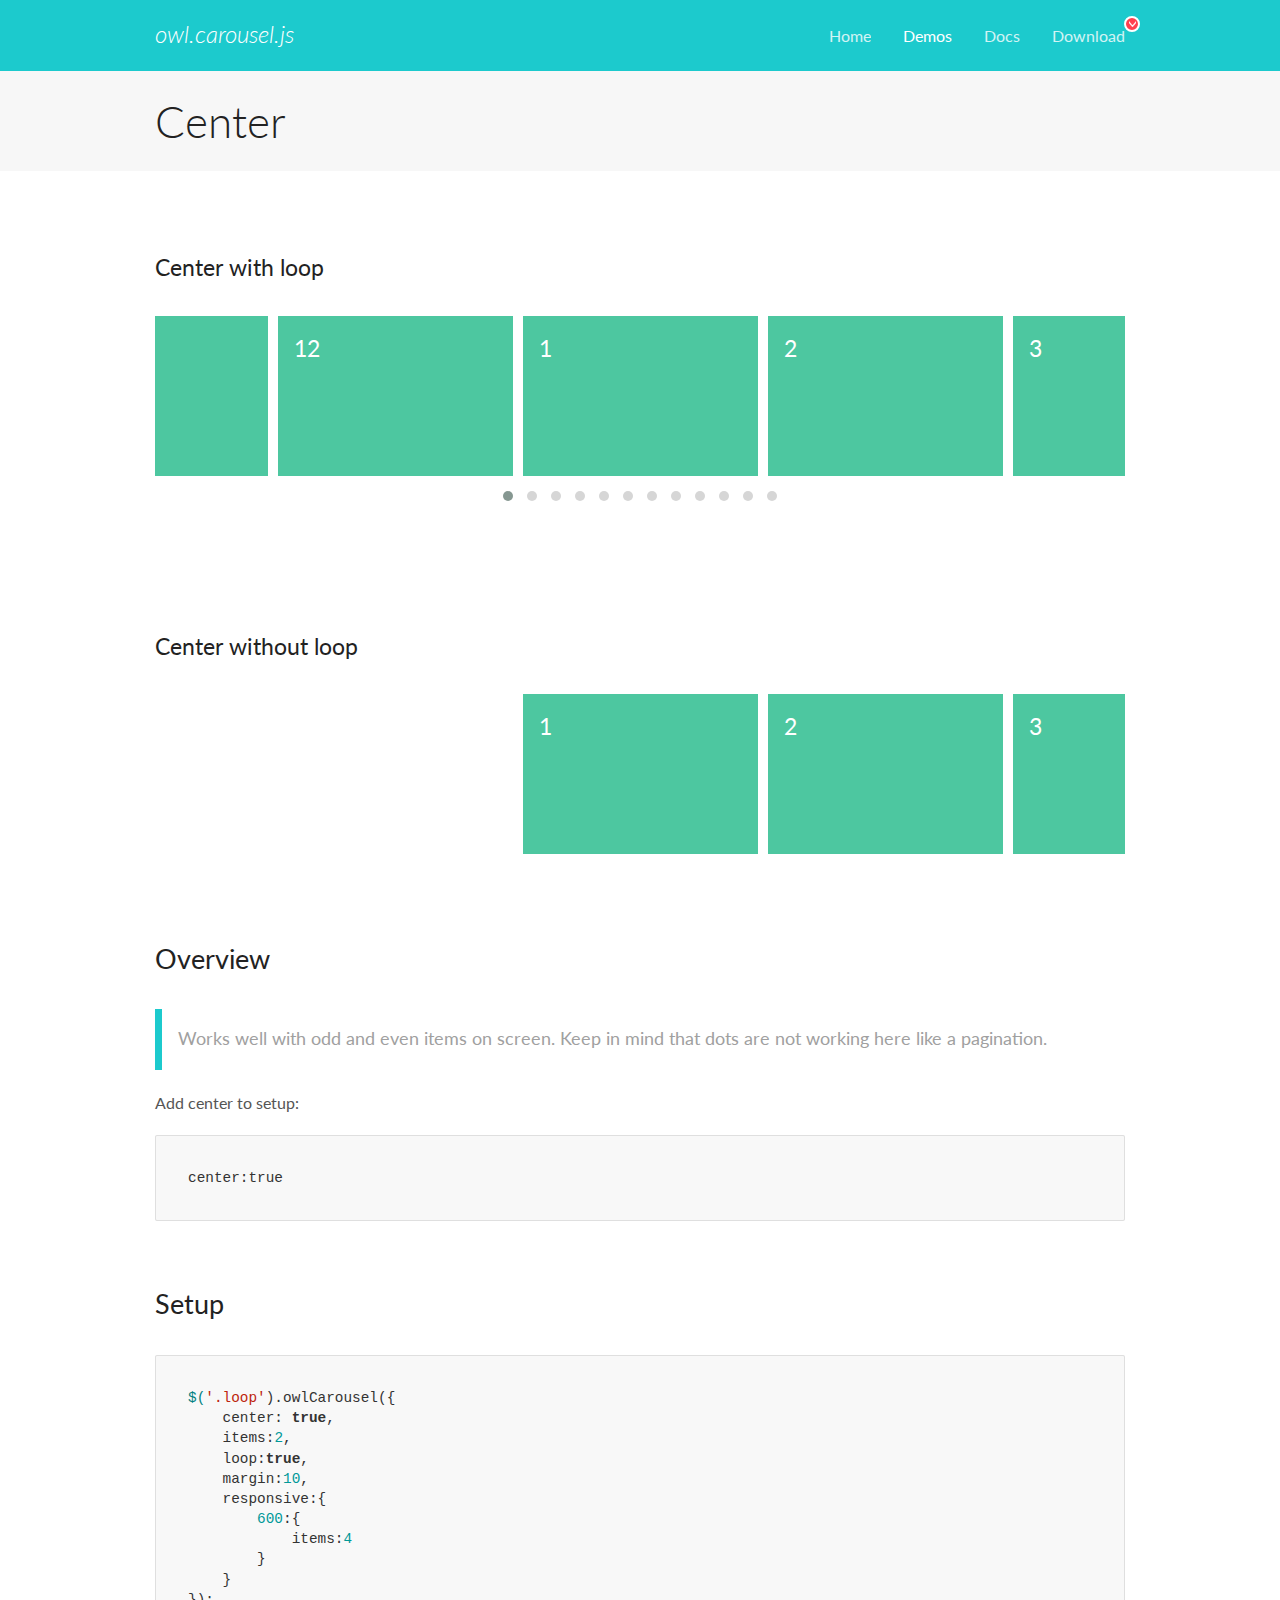
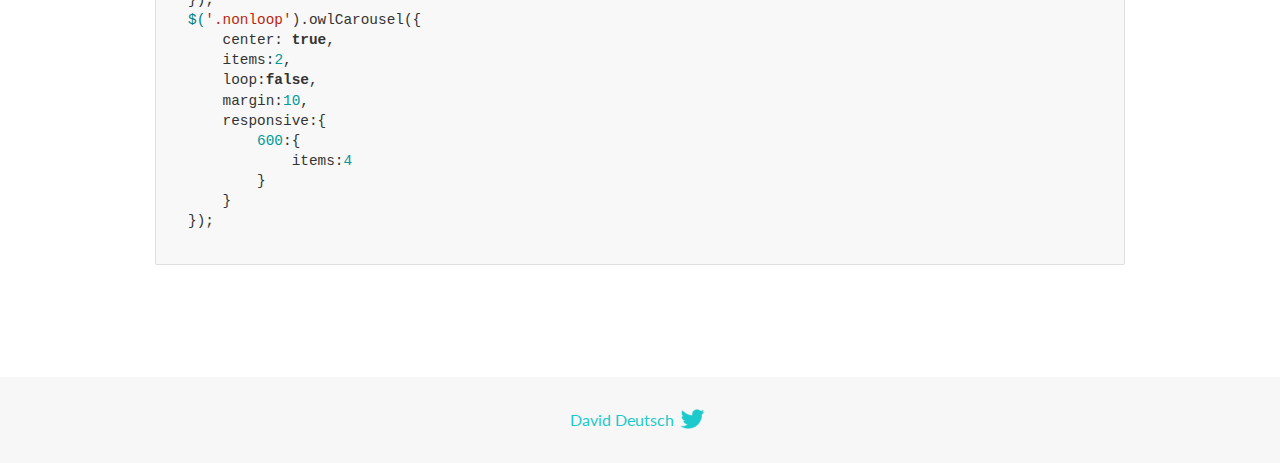
<file: freelancer/node_modules/owl.carousel/docs/demos/center.html>
<!DOCTYPE html>
<html lang="en">
  <head>

    <!-- head -->
    <meta charset="utf-8">
    <meta name="msapplication-tap-highlight" content="no" />
    <meta name="viewport" content="width=device-width, initial-scale=1.0" />
    <meta name="description" content="Center carousel">
    <meta name="author" content="David Deutsch">
    <title>
      Center Demo | Owl Carousel | 2.3.4
    </title>

    <!-- Stylesheets -->
    <link href='https://fonts.googleapis.com/css?family=Lato:300,400,700,400italic,300italic' rel='stylesheet' type='text/css'>
    <link rel="stylesheet" href="../assets/css/docs.theme.min.css">

    <!-- Owl Stylesheets -->
    <link rel="stylesheet" href="../assets/owlcarousel/assets/owl.carousel.min.css">
    <link rel="stylesheet" href="../assets/owlcarousel/assets/owl.theme.default.min.css">

    <!-- HTML5 shim and Respond.js IE8 support of HTML5 elements and media queries -->

    <!--[if lt IE 9]>
      <script src="https://oss.maxcdn.com/libs/html5shiv/3.7.0/html5shiv.js"></script>
      <script src="https://oss.maxcdn.com/libs/respond.js/1.3.0/respond.min.js"></script>
    <![endif]-->

    <!-- Favicons -->
    <link rel="apple-touch-icon-precomposed" sizes="144x144" href="../assets/ico/apple-touch-icon-144-precomposed.png">
    <link rel="shortcut icon" href="../assets/ico/favicon.png">
    <link rel="shortcut icon" href="favicon.ico">

    <!-- Yeah i know js should not be in header. Its required for demos.-->

    <!-- javascript -->
    <script src="../assets/vendors/jquery.min.js"></script>
    <script src="../assets/owlcarousel/owl.carousel.js"></script>
  </head>
  <body>

    <!-- header -->
    <header class="header">
      <div class="row">
        <div class="large-12 columns">
          <div class="brand left">
            <h3>
              <a href="/OwlCarousel2/">owl.carousel.js</a> 
            </h3>
          </div>
          <a id="toggle-nav" class="right">
            <span></span> <span></span> <span></span> 
          </a> 
          <div class="nav-bar">
            <ul class="clearfix">
              <li> <a href="/OwlCarousel2/index.html">Home</a>  </li>
              <li class="active">
                <a href="/OwlCarousel2/demos/demos.html">Demos</a> 
              </li>
              <li> <a href="/OwlCarousel2/docs/started-welcome.html">Docs</a>  </li>
              <li>
                <a href="https://github.com/OwlCarousel2/OwlCarousel2/archive/2.3.4.zip">Download</a> 
                <span class="download"></span> 
              </li>
            </ul>
          </div>
        </div>
      </div>
    </header>

    <!-- title -->
    <section class="title">
      <div class="row">
        <div class="large-12 columns">
          <h1>Center</h1>
        </div>
      </div>
    </section>

    <!--  Demos -->
    <section id="demos">
      <div class="row">
        <div class="large-12 columns">
          <h4 id="center-with-loop">Center with loop</h4>
          <div class="loop owl-carousel owl-theme">
            <div class="item">
              <h4>1</h4>
            </div>
            <div class="item">
              <h4>2</h4>
            </div>
            <div class="item">
              <h4>3</h4>
            </div>
            <div class="item">
              <h4>4</h4>
            </div>
            <div class="item">
              <h4>5</h4>
            </div>
            <div class="item">
              <h4>6</h4>
            </div>
            <div class="item">
              <h4>7</h4>
            </div>
            <div class="item">
              <h4>8</h4>
            </div>
            <div class="item">
              <h4>9</h4>
            </div>
            <div class="item">
              <h4>10</h4>
            </div>
            <div class="item">
              <h4>11</h4>
            </div>
            <div class="item">
              <h4>12</h4>
            </div>
          </div>
          <br>
          <h4 id="center-without-loop">Center without loop</h4>
          <div class="nonloop owl-carousel">
            <div class="item">
              <h4>1</h4>
            </div>
            <div class="item">
              <h4>2</h4>
            </div>
            <div class="item">
              <h4>3</h4>
            </div>
            <div class="item">
              <h4>4</h4>
            </div>
            <div class="item">
              <h4>5</h4>
            </div>
            <div class="item">
              <h4>6</h4>
            </div>
            <div class="item">
              <h4>7</h4>
            </div>
            <div class="item">
              <h4>8</h4>
            </div>
            <div class="item">
              <h4>9</h4>
            </div>
            <div class="item">
              <h4>10</h4>
            </div>
            <div class="item">
              <h4>11</h4>
            </div>
            <div class="item">
              <h4>12</h4>
            </div>
          </div>
          <h3 id="overview">Overview</h3>
          <blockquote>
            <p>Works well with odd and even items on screen. Keep in mind that dots are not working here like a pagination.</p>
          </blockquote>
          <p>Add center to setup:</p>
          <pre><code>center:true</code></pre>
          <h3 id="setup">Setup</h3>
          <pre><code>$(&#39;.loop&#39;).owlCarousel({
    center: true,
    items:2,
    loop:true,
    margin:10,
    responsive:{
        600:{
            items:4
        }
    }
});
$(&#39;.nonloop&#39;).owlCarousel({
    center: true,
    items:2,
    loop:false,
    margin:10,
    responsive:{
        600:{
            items:4
        }
    }
});</code></pre>
          <script>
            jQuery(document).ready(function($) {
              $('.loop').owlCarousel({
                center: true,
                items: 2,
                loop: true,
                margin: 10,
                responsive: {
                  600: {
                    items: 4
                  }
                }
              });
              $('.nonloop').owlCarousel({
                center: true,
                items: 2,
                loop: false,
                margin: 10,
                responsive: {
                  600: {
                    items: 4
                  }
                }
              });
            });
          </script>
        </div>
      </div>
    </section>

    <!-- footer -->
    <footer class="footer">
      <div class="row">
        <div class="large-12 columns">
          <h5>
            <a href="/OwlCarousel2/docs/support-contact.html">David Deutsch</a> 
            <a id="custom-tweet-button" href="https://twitter.com/share?url=https://github.com/OwlCarousel2/OwlCarousel2&text=Owl Carousel - This is so awesome! " target="_blank"></a> 
          </h5>
        </div>
      </div>
    </footer>

    <!-- vendors -->
    <script src="../assets/vendors/highlight.js"></script>
    <script src="../assets/js/app.js"></script>
  </body>
</html>
</file>
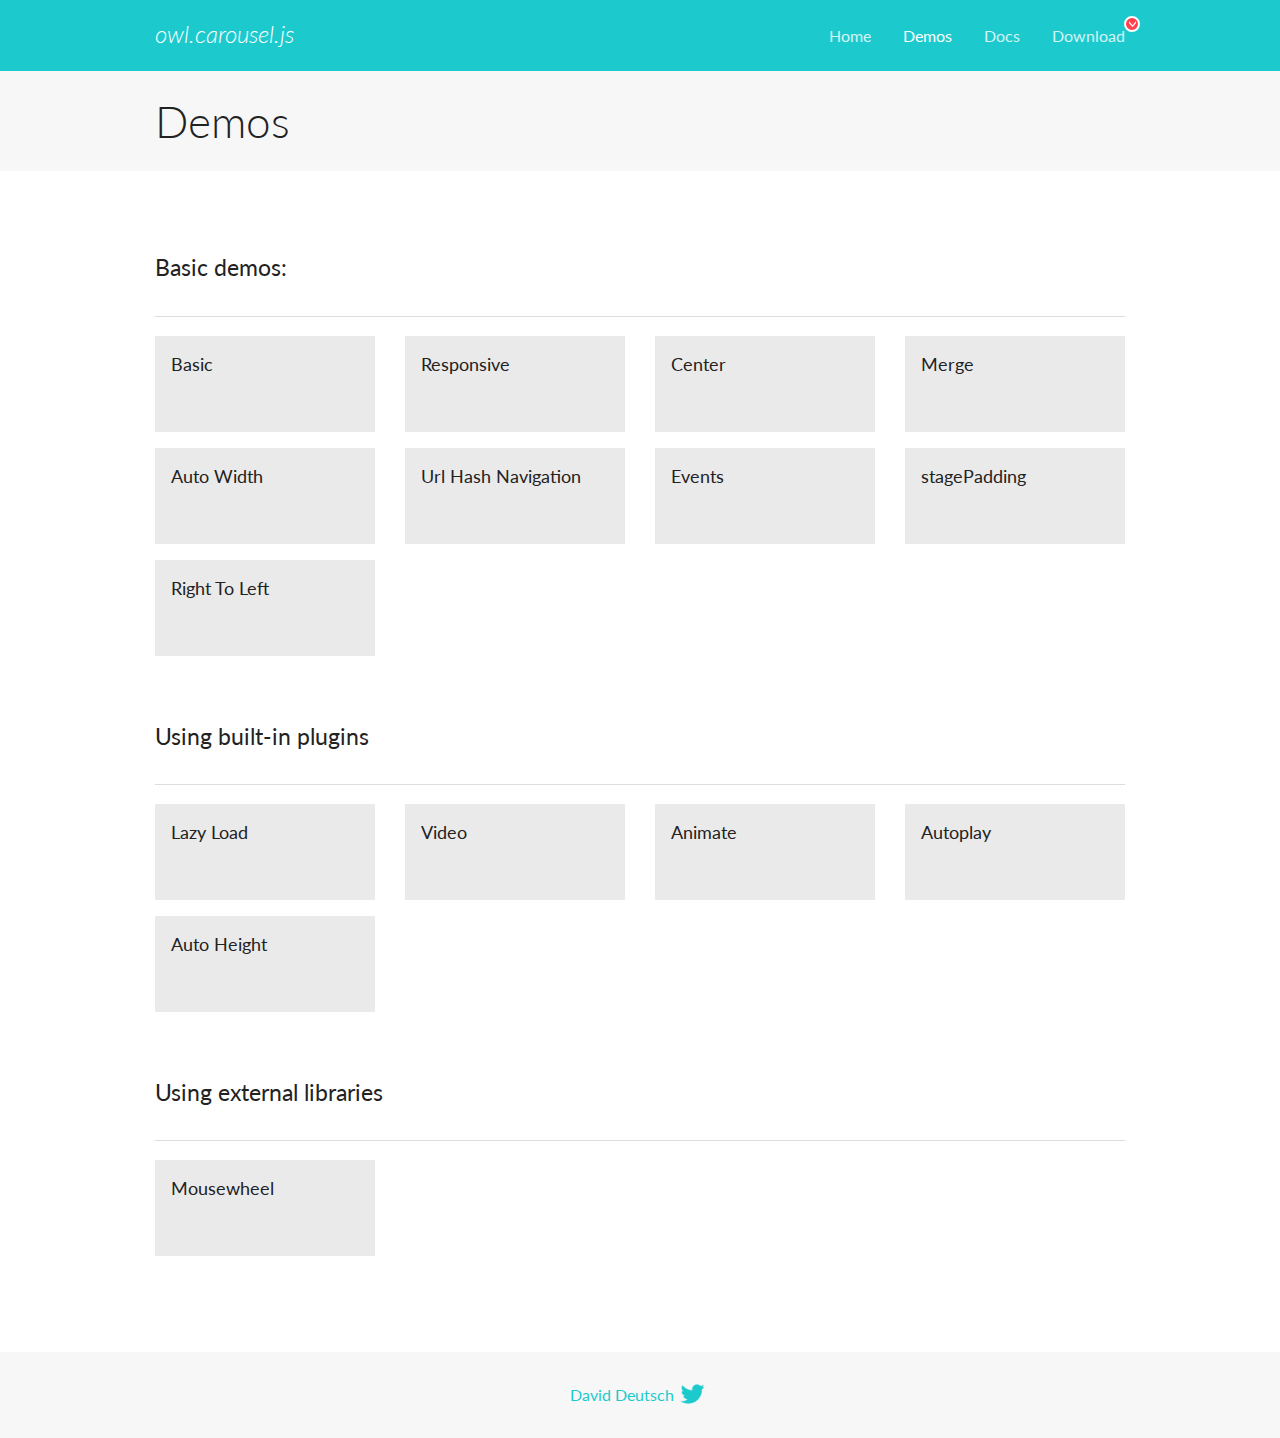
<file: freelancer/node_modules/owl.carousel/docs/demos/demos.html>
<!DOCTYPE html>
<html lang="en">
  <head>

    <!-- head -->
    <meta charset="utf-8">
    <meta name="msapplication-tap-highlight" content="no" />
    <meta name="viewport" content="width=device-width, initial-scale=1.0" />
    <meta name="description" content="A list of Owl Carousel examples.">
    <meta name="author" content="David Deutsch">
    <title>
      Demos | Owl Carousel | 2.3.4
    </title>

    <!-- Stylesheets -->
    <link href='https://fonts.googleapis.com/css?family=Lato:300,400,700,400italic,300italic' rel='stylesheet' type='text/css'>
    <link rel="stylesheet" href="../assets/css/docs.theme.min.css">

    <!-- Owl Stylesheets -->
    <link rel="stylesheet" href="../assets/owlcarousel/assets/owl.carousel.min.css">
    <link rel="stylesheet" href="../assets/owlcarousel/assets/owl.theme.default.min.css">

    <!-- HTML5 shim and Respond.js IE8 support of HTML5 elements and media queries -->

    <!--[if lt IE 9]>
      <script src="https://oss.maxcdn.com/libs/html5shiv/3.7.0/html5shiv.js"></script>
      <script src="https://oss.maxcdn.com/libs/respond.js/1.3.0/respond.min.js"></script>
    <![endif]-->

    <!-- Favicons -->
    <link rel="apple-touch-icon-precomposed" sizes="144x144" href="../assets/ico/apple-touch-icon-144-precomposed.png">
    <link rel="shortcut icon" href="../assets/ico/favicon.png">
    <link rel="shortcut icon" href="favicon.ico">

    <!-- Yeah i know js should not be in header. Its required for demos.-->

    <!-- javascript -->
    <script src="../assets/vendors/jquery.min.js"></script>
    <script src="../assets/owlcarousel/owl.carousel.js"></script>
  </head>
  <body>

    <!-- header -->
    <header class="header">
      <div class="row">
        <div class="large-12 columns">
          <div class="brand left">
            <h3>
              <a href="/OwlCarousel2/">owl.carousel.js</a> 
            </h3>
          </div>
          <a id="toggle-nav" class="right">
            <span></span> <span></span> <span></span> 
          </a> 
          <div class="nav-bar">
            <ul class="clearfix">
              <li> <a href="/OwlCarousel2/index.html">Home</a>  </li>
              <li class="active">
                <a href="/OwlCarousel2/demos/demos.html">Demos</a> 
              </li>
              <li> <a href="/OwlCarousel2/docs/started-welcome.html">Docs</a>  </li>
              <li>
                <a href="https://github.com/OwlCarousel2/OwlCarousel2/archive/2.3.4.zip">Download</a> 
                <span class="download"></span> 
              </li>
            </ul>
          </div>
        </div>
      </div>
    </header>

    <!-- title -->
    <section class="title">
      <div class="row">
        <div class="large-12 columns">
          <h1>Demos</h1>
        </div>
      </div>
    </section>

    <!--  Demos -->
    <section id="demos">
      <div class="row">
        <div class="large-12 columns">
          <h4 id="basic-demos-">Basic demos:</h4>
          <hr>
          <div class="demo-list">
            <div class="row">
              <div class="small-6 medium-4 large-3 columns">
                <a href="basic.html" class="demo-block">
                  <h5>Basic </h5>
                </a> 
              </div>
              <div class="small-6 medium-4 large-3 columns">
                <a href="responsive.html" class="demo-block">
                  <h5>Responsive </h5>
                </a> 
              </div>
              <div class="small-6 medium-4 large-3 columns">
                <a href="center.html" class="demo-block">
                  <h5>Center </h5>
                </a> 
              </div>
              <div class="small-6 medium-4 large-3 columns">
                <a href="merge.html" class="demo-block">
                  <h5>Merge </h5>
                </a> 
              </div>
              <div class="small-6 medium-4 large-3 columns">
                <a href="autowidth.html" class="demo-block">
                  <h5>Auto Width </h5>
                </a> 
              </div>
              <div class="small-6 medium-4 large-3 columns">
                <a href="urlhashnav.html" class="demo-block">
                  <h5>Url Hash Navigation </h5>
                </a> 
              </div>
              <div class="small-6 medium-4 large-3 columns">
                <a href="events.html" class="demo-block">
                  <h5>Events </h5>
                </a> 
              </div>
              <div class="small-6 medium-4 large-3 columns">
                <a href="stagepadding.html" class="demo-block">
                  <h5>stagePadding </h5>
                </a> 
              </div>
              <div class="small-6 medium-4 large-3 columns">
                <a href="rtl.html" class="demo-block">
                  <h5>Right To Left </h5>
                </a> 
              </div>
            </div>
          </div>
          <h4 id="using-built-in-plugins">Using built-in plugins</h4>
          <hr>
          <div class="demo-list">
            <div class="row">
              <div class="small-6 medium-4 large-3 columns">
                <a href="lazyLoad.html" class="demo-block">
                  <h5>Lazy Load </h5>
                </a> 
              </div>
              <div class="small-6 medium-4 large-3 columns">
                <a href="video.html" class="demo-block">
                  <h5>Video </h5>
                </a> 
              </div>
              <div class="small-6 medium-4 large-3 columns">
                <a href="animate.html" class="demo-block">
                  <h5>Animate </h5>
                </a> 
              </div>
              <div class="small-6 medium-4 large-3 columns">
                <a href="autoplay.html" class="demo-block">
                  <h5>Autoplay </h5>
                </a> 
              </div>
              <div class="small-6 medium-4 large-3 columns">
                <a href="autoheight.html" class="demo-block">
                  <h5>Auto Height </h5>
                </a> 
              </div>
            </div>
          </div>
          <h4 id="using-external-libraries">Using external libraries</h4>
          <hr>
          <div class="demo-list">
            <div class="row">
              <div class="small-6 medium-4 large-3 columns">
                <a href="mousewheel.html" class="demo-block">
                  <h5>Mousewheel </h5>
                </a> 
              </div>
            </div>
          </div>
        </div>
      </div>
    </section>

    <!-- footer -->
    <footer class="footer">
      <div class="row">
        <div class="large-12 columns">
          <h5>
            <a href="/OwlCarousel2/docs/support-contact.html">David Deutsch</a> 
            <a id="custom-tweet-button" href="https://twitter.com/share?url=https://github.com/OwlCarousel2/OwlCarousel2&text=Owl Carousel - This is so awesome! " target="_blank"></a> 
          </h5>
        </div>
      </div>
    </footer>

    <!-- vendors -->
    <script src="../assets/vendors/highlight.js"></script>
    <script src="../assets/js/app.js"></script>
  </body>
</html>
</file>
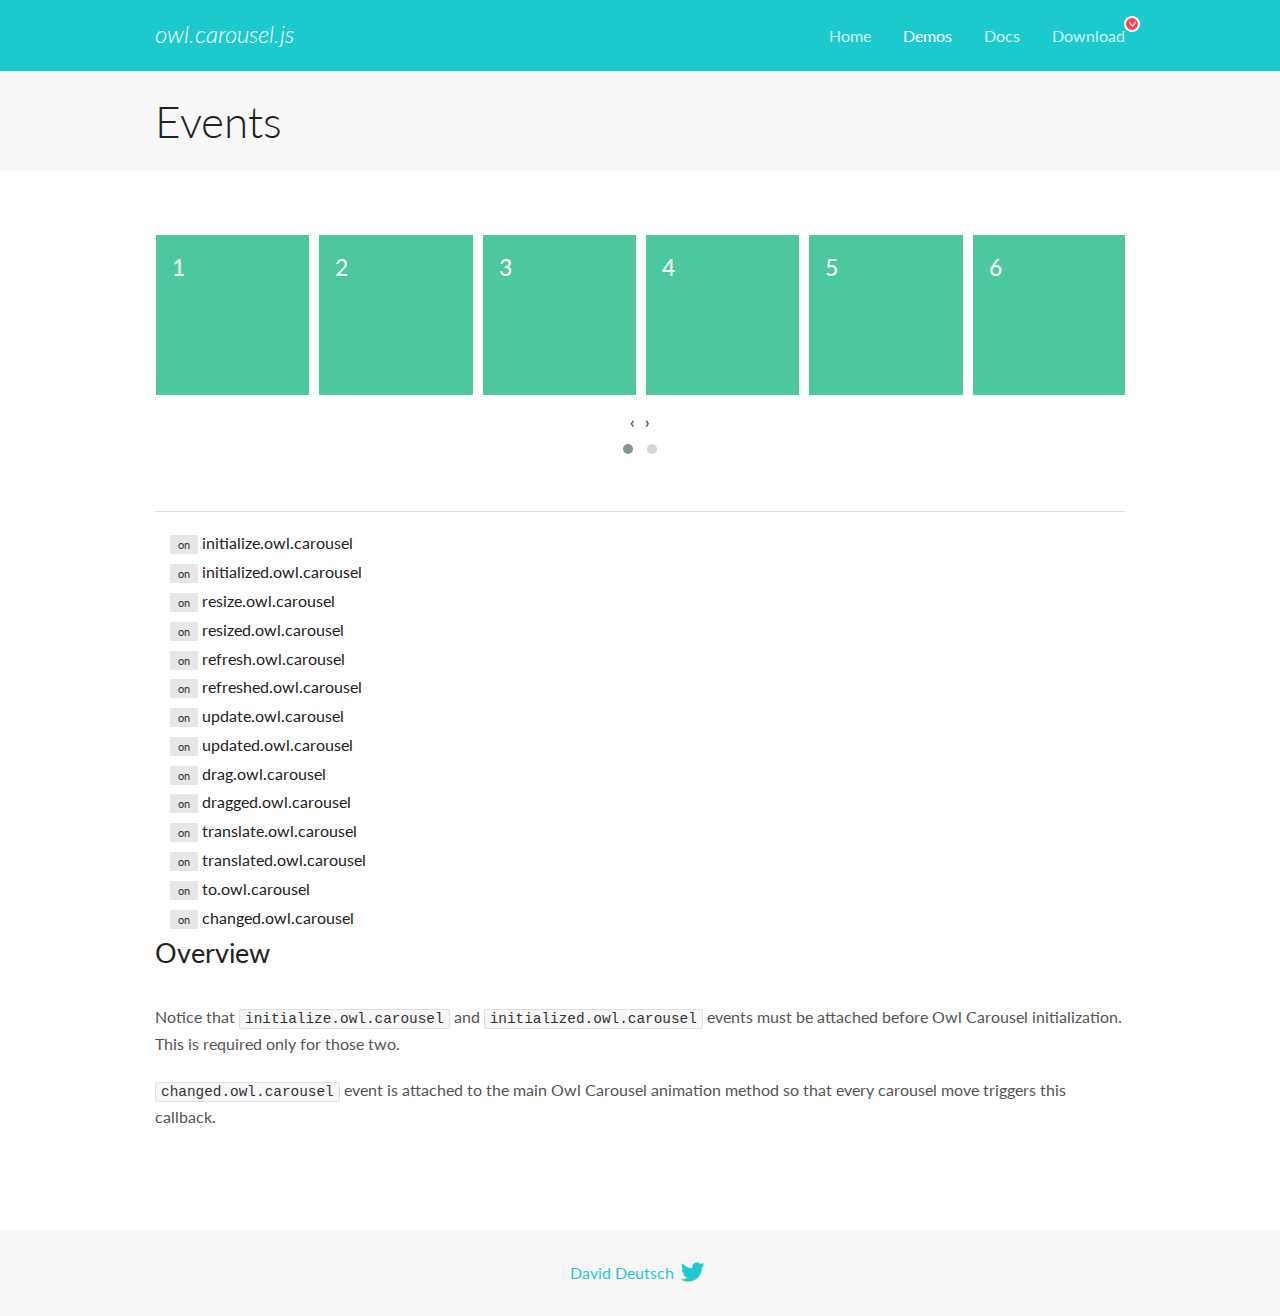
<file: freelancer/node_modules/owl.carousel/docs/demos/events.html>
<!DOCTYPE html>
<html lang="en">
  <head>

    <!-- head -->
    <meta charset="utf-8">
    <meta name="msapplication-tap-highlight" content="no" />
    <meta name="viewport" content="width=device-width, initial-scale=1.0" />
    <meta name="description" content="Events usage demo">
    <meta name="author" content="David Deutsch">
    <title>
      Events Demo | Owl Carousel | 2.3.4
    </title>

    <!-- Stylesheets -->
    <link href='https://fonts.googleapis.com/css?family=Lato:300,400,700,400italic,300italic' rel='stylesheet' type='text/css'>
    <link rel="stylesheet" href="../assets/css/docs.theme.min.css">

    <!-- Owl Stylesheets -->
    <link rel="stylesheet" href="../assets/owlcarousel/assets/owl.carousel.min.css">
    <link rel="stylesheet" href="../assets/owlcarousel/assets/owl.theme.default.min.css">

    <!-- HTML5 shim and Respond.js IE8 support of HTML5 elements and media queries -->

    <!--[if lt IE 9]>
      <script src="https://oss.maxcdn.com/libs/html5shiv/3.7.0/html5shiv.js"></script>
      <script src="https://oss.maxcdn.com/libs/respond.js/1.3.0/respond.min.js"></script>
    <![endif]-->

    <!-- Favicons -->
    <link rel="apple-touch-icon-precomposed" sizes="144x144" href="../assets/ico/apple-touch-icon-144-precomposed.png">
    <link rel="shortcut icon" href="../assets/ico/favicon.png">
    <link rel="shortcut icon" href="favicon.ico">

    <!-- Yeah i know js should not be in header. Its required for demos.-->

    <!-- javascript -->
    <script src="../assets/vendors/jquery.min.js"></script>
    <script src="../assets/owlcarousel/owl.carousel.js"></script>
  </head>
  <body>

    <!-- header -->
    <header class="header">
      <div class="row">
        <div class="large-12 columns">
          <div class="brand left">
            <h3>
              <a href="/OwlCarousel2/">owl.carousel.js</a> 
            </h3>
          </div>
          <a id="toggle-nav" class="right">
            <span></span> <span></span> <span></span> 
          </a> 
          <div class="nav-bar">
            <ul class="clearfix">
              <li> <a href="/OwlCarousel2/index.html">Home</a>  </li>
              <li class="active">
                <a href="/OwlCarousel2/demos/demos.html">Demos</a> 
              </li>
              <li> <a href="/OwlCarousel2/docs/started-welcome.html">Docs</a>  </li>
              <li>
                <a href="https://github.com/OwlCarousel2/OwlCarousel2/archive/2.3.4.zip">Download</a> 
                <span class="download"></span> 
              </li>
            </ul>
          </div>
        </div>
      </div>
    </header>

    <!-- title -->
    <section class="title">
      <div class="row">
        <div class="large-12 columns">
          <h1>Events</h1>
        </div>
      </div>
    </section>

    <!--  Demos -->
    <section id="demos">
      <div class="row">
        <div class="large-12 columns">
          <div class="owl-carousel owl-theme">
            <div class="item">
              <h4>1</h4>
            </div>
            <div class="item">
              <h4>2</h4>
            </div>
            <div class="item">
              <h4>3</h4>
            </div>
            <div class="item">
              <h4>4</h4>
            </div>
            <div class="item">
              <h4>5</h4>
            </div>
            <div class="item">
              <h4>6</h4>
            </div>
            <div class="item">
              <h4>7</h4>
            </div>
            <div class="item">
              <h4>8</h4>
            </div>
            <div class="item">
              <h4>9</h4>
            </div>
            <div class="item">
              <h4>10</h4>
            </div>
            <div class="item">
              <h4>11</h4>
            </div>
            <div class="item">
              <h4>12</h4>
            </div>
          </div>
          <hr>
          <div class="large-12 columns callbacks">
            <div><span class="label secondary initialize">on</span>  initialize.owl.carousel </div>
            <div><span class="label secondary initialized">on</span>  initialized.owl.carousel </div>
            <div><span class="label secondary resize">on</span>  resize.owl.carousel </div>
            <div><span class="label secondary resized">on</span>  resized.owl.carousel </div>
            <div><span class="label secondary refresh">on</span>  refresh.owl.carousel </div>
            <div><span class="label secondary refreshed">on</span>  refreshed.owl.carousel </div>
            <div><span class="label secondary update">on</span>  update.owl.carousel </div>
            <div><span class="label secondary updated">on</span>  updated.owl.carousel </div>
            <div><span class="label secondary drag">on</span>  drag.owl.carousel </div>
            <div><span class="label secondary dragged">on</span>  dragged.owl.carousel </div>
            <div><span class="label secondary translate">on</span>  translate.owl.carousel </div>
            <div><span class="label secondary translated">on</span>  translated.owl.carousel </div>
            <div><span class="label secondary to">on</span>  to.owl.carousel </div>
            <div><span class="label secondary changed">on</span>  changed.owl.carousel </div>
          </div>
          <h3 id="overview">Overview</h3>
          <p>Notice that <code>initialize.owl.carousel</code> and <code>initialized.owl.carousel</code> events must be attached before Owl Carousel initialization. This is required only for those two.</p>
          <p><code>changed.owl.carousel</code> event is attached to the main Owl Carousel animation method so that every carousel move triggers this callback.</p>
          <script>
            jQuery(document).ready(function($) {
              var owl = $('.owl-carousel');
              owl.on('initialize.owl.carousel initialized.owl.carousel ' +
                'initialize.owl.carousel initialize.owl.carousel ' +
                'resize.owl.carousel resized.owl.carousel ' +
                'refresh.owl.carousel refreshed.owl.carousel ' +
                'update.owl.carousel updated.owl.carousel ' +
                'drag.owl.carousel dragged.owl.carousel ' +
                'translate.owl.carousel translated.owl.carousel ' +
                'to.owl.carousel changed.owl.carousel',
                function(e) {
                  $('.' + e.type)
                    .removeClass('secondary')
                    .addClass('success');
                  window.setTimeout(function() {
                    $('.' + e.type)
                      .removeClass('success')
                      .addClass('secondary');
                  }, 500);
                });
              owl.owlCarousel({
                loop: true,
                nav: true,
                lazyLoad: true,
                margin: 10,
                video: true,
                responsive: {
                  0: {
                    items: 1
                  },
                  600: {
                    items: 3
                  },
                  960: {
                    items: 5,
                  },
                  1200: {
                    items: 6
                  }
                }
              });
            });
          </script>
        </div>
      </div>
    </section>

    <!-- footer -->
    <footer class="footer">
      <div class="row">
        <div class="large-12 columns">
          <h5>
            <a href="/OwlCarousel2/docs/support-contact.html">David Deutsch</a> 
            <a id="custom-tweet-button" href="https://twitter.com/share?url=https://github.com/OwlCarousel2/OwlCarousel2&text=Owl Carousel - This is so awesome! " target="_blank"></a> 
          </h5>
        </div>
      </div>
    </footer>

    <!-- vendors -->
    <script src="../assets/vendors/highlight.js"></script>
    <script src="../assets/js/app.js"></script>
  </body>
</html>
</file>
<file: freelancer/public/css/main.css>
*{margin:0;padding:0;box-sizing:border-box}body{background-color:#fff;font-family:"Prompt","sans-serif";line-height:1.5}a{text-decoration:none;color:#333}ul{list-style:none}img{width:100%}.container{max-width:1200px;padding:0 1.4rem;margin:auto}.btn-dark,.btn-light,.btn-primary{display:inline-block;padding:.7rem 2rem;transition:all .5s;border:none;cursor:pointer}.btn-primary{color:#333;background-color:#ef6d6d}.btn-light{color:#333;background-color:#f4f4f4}.btn-dark{color:#fff;background-color:#333}button[class^=btn-]:hover,a[class^=btn-]:hover,input[class^=btn-]:hover{background-color:#ef6d6d}.bg-dark{background-color:#333}.bg-primary{background-color:#ef6d6d}.bg-light{background-color:#f4f4f4}.py-1{padding:1rem 0}.py-2{padding:2rem 0}.py-3{padding:3rem 0}.py-4{padding:4rem 0}.my-1{margin:1rem 0}.my-2{margin:2rem 0}.my-3{margin:3rem 0}.my-4{margin:4rem 0}.text-center{text-align:center}.section-title{font-size:2rem;padding-bottom:1rem;text-transform:uppercase;text-align:center}.border-bottom{height:3px;width:3rem;background-color:#ef6d6d;margin:0 auto 1rem auto}.lead{font-size:1.4rem;margin-bottom:2rem;word-spacing:2px}.main-nav{display:flex;justify-content:space-between;padding-top:1rem}.main-nav__logo{width:70px;height:70px}.main-nav__items{display:flex}.main-nav__items li{padding:1rem 1.5rem}.main-nav__items li a{text-decoration:none;color:#fff;text-transform:uppercase;border-bottom:3px rgba(0,0,0,0) solid;padding-bottom:.5rem;transition:border-color .5s}.main-nav__items li a:hover{border-color:#ccc}.main-nav__items li a.active{border-color:#ef6d6d}#header__home{background:url("../img/bg.jpeg") no-repeat center right/cover;background-attachment:fixed;height:100vh;color:#fff}#header__home .header-content{text-align:center;padding-top:30%}#header__home h1{font-size:4rem;line-height:1.2}#header__home .typewrite{display:block}#header__inner{background:url("../img/bg.jpeg") no-repeat 40% 20%/cover;height:5.5rem;border-bottom:3px solid #ef6d6d}#home__a .skills{display:grid;grid-template-columns:repeat(4, 1fr);gap:1rem;margin-bottom:2.5rem}#home__a .skills i{color:#ef6d6d;padding-bottom:.5rem}#home__b .profile{display:grid;grid-template-columns:repeat(4, 1fr)}#home__b .profile li.title{font-size:1.5rem}#home__b .profile li.number{font-size:2rem;font-weight:bold}#home__b .profile div{padding:3rem 0}#home__b .profile div:nth-child(odd){background-color:#f4f4f4}#home__b .profile div:nth-child(even){background-color:#ccc}#home__c .process{display:grid;grid-template-columns:repeat(4, 1fr);gap:1.5rem;text-align:center}#home__c .process__step{position:absolute;top:0;right:0;font-size:25px;background:#ef6d6d;border-radius:50%;line-height:15px;padding:1rem;transition:all 1s}#home__c .process__icon{position:relative;width:125px;height:125px;border-radius:50%;background:#333;color:#fff;padding:2rem;text-align:center}#home__c .process__icon:hover{background:#ef6d6d}#home__c .process__icon:hover .process__step{background-color:#333}#about-a .info{display:grid;grid-template-columns:1fr 2fr;gap:1.2rem}#about-a .info__image{border:1px solid #f4f4f4;padding:.5rem;border-radius:3px}#about-a .info__bio{border:1px solid #f4f4f4;padding:.8rem;display:flex;flex-direction:column;justify-content:space-around;align-items:center;height:100%}#about-b{color:#fff}#about-b .progress{height:20px;background-color:#ccc;border-radius:5px;margin-bottom:.8rem}#about-b .progress div{height:100%;text-align:center;background-color:#ef6d6d}#about-c .about-logos{display:grid;grid-template-columns:repeat(4, 1fr);gap:2rem;align-items:center}#about-c .about-logos img{width:70%}#about-d .references ul{list-style:none;margin-top:1rem;display:flex;align-items:center}#about-d .references p{border:1px solid #ccc;border-radius:5px;padding:.5rem}#about-d .references img{width:50px;height:50px;border-radius:50%;padding-right:.5rem}#main-footer{background-color:#333;color:#fff;height:5rem}#main-footer .footer-content{display:flex;justify-content:space-between;align-items:center;height:5rem}#main-footer .footer-content .social .fab{margin-right:1rem;border:2px solid #fff;border-radius:50%;text-align:center;padding:.6rem;transition:all .6s}#main-footer .footer-content .social .fab:hover{background-color:#ef6d6d}.items{display:grid;grid-template-columns:repeat(3, 1fr);gap:1rem;box-shadow:rgba(149,154,145,.2) 0px 8px 24px}.items .item{position:relative;background-color:#f4f4f4;overflow:hidden}.items .item::after{content:"";position:absolute;display:block;background-color:#ef6d6d;opacity:.8;top:0;left:0;width:100%;height:100%;transform:translateX(-120%) translateY(-120%) rotate(45deg);transition:transform 2s cubic-bezier(0.175, 0.885, 0.32, 1.275)}.items .item:hover::after{transform:scale(2) translateX(-50%) translateY(-50%) rotate(45deg)}#contact-a .form-fields{display:grid;grid-template-areas:"name email" "subject phone" "message message" "button button";gap:1rem;margin-bottom:1rem}#contact-a .form-fields .name{grid-area:name}#contact-a .form-fields .email{grid-area:email}#contact-a .form-fields .subject{grid-area:subject}#contact-a .form-fields .phone{grid-area:phone}#contact-a .form-fields .message{grid-area:message;height:180px}#contact-a .form-fields .btn-dark{grid-area:button}#contact-a .form-fields .input{padding:.5rem 1rem}#contact-b .contact-info{display:grid;grid-template-columns:repeat(3, 1fr);text-align:center;color:#fff}@media(max-width: 768px){#header__home{height:30rem}#header__home .header-content{padding-top:7rem}#header__home .header-content h1{font-size:2.6rem}#home__a .skills,#home__b .profile,#home__c .process,.items{grid-template-columns:repeat(2, 1fr)}}@media(max-width: 576px){.lead{font-size:1rem;margin-bottom:1.2rem;word-spacing:1px}#header__home{height:10rem;border-bottom:2px solid #ef6d6d;background-position:20% 30%}#header__home .header-content{display:none}#header__inner{height:10rem}.main-nav{flex-direction:column;align-items:center}.main-nav li{padding:1rem}#home__a .skills,#home__b .profile,#home__c .process,.items,#contact-b .contact-info{grid-template-columns:1fr}#main-footer{height:7rem}#main-footer .footer-content{flex-direction:column;padding:1rem;height:5rem}#main-footer .footer-content .social{padding-top:1rem}#about-a .info{grid-template-columns:1fr}#about-c{display:none}#contact-a .form-fields{grid-template-areas:"name" "email" "subject" "phone" "message" "button"}#contact-b div{margin-bottom:1rem;padding-bottom:1rem;border-bottom:1px dashed #fff}#contact-b div:last-child{border:none;padding-bottom:0;margin-bottom:0}}/*# sourceMappingURL=main.css.map */
</file>
